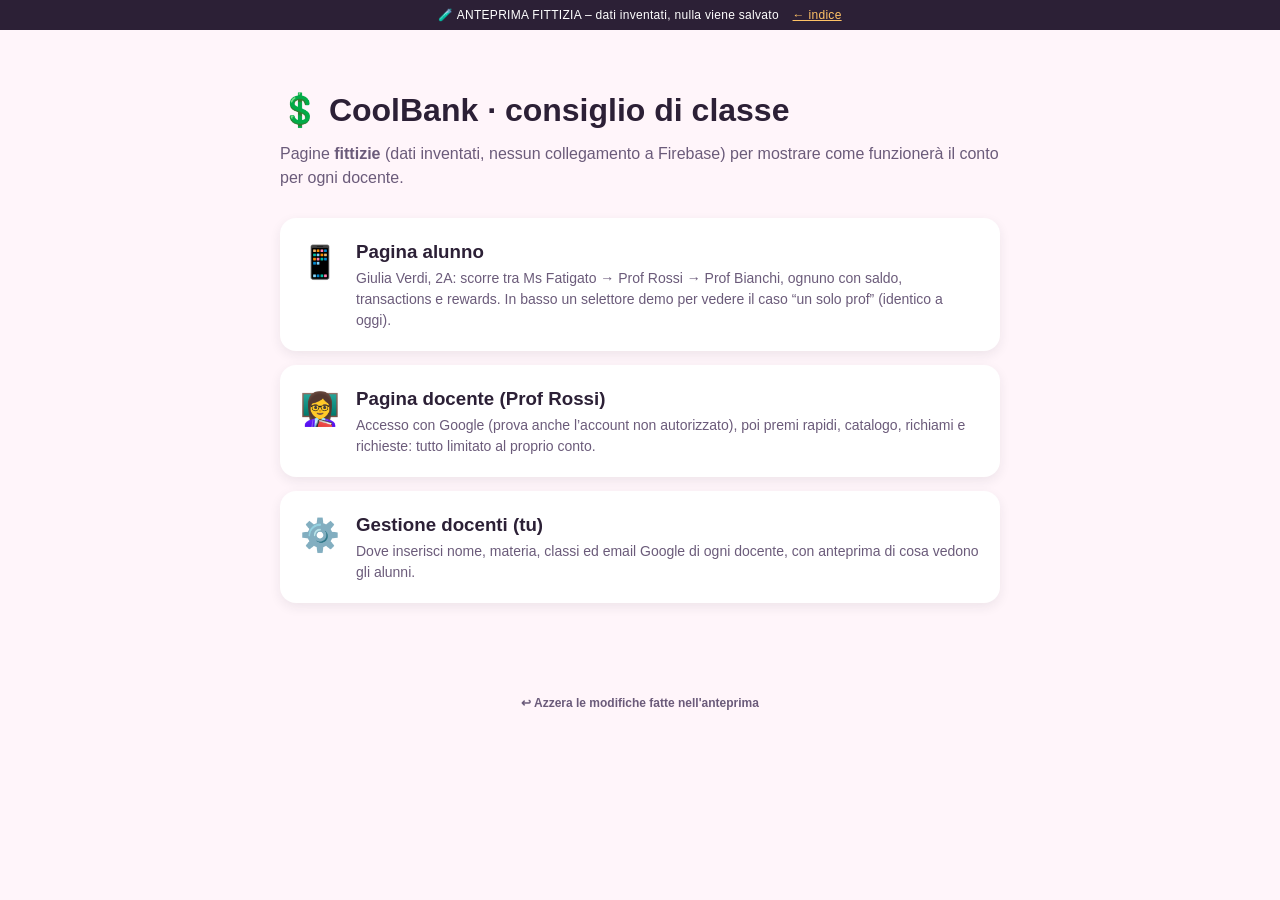
<file: mockups/index.html>
<!DOCTYPE html>
<html lang="it">
<head>
  <meta charset="UTF-8">
  <meta name="viewport" content="width=device-width, initial-scale=1.0">
  <title>Anteprime multi-docente | 💲Cool Bank</title>
  <link rel="icon" type="image/png" href="../icons/bank.png">
  <link rel="stylesheet" href="../css/variables.css">
  <link rel="stylesheet" href="../css/style.css">
  <link rel="stylesheet" href="mock.css">
</head>
<body style="background:var(--background)">
  <div class="hub">
    <h1>💲 CoolBank · consiglio di classe</h1>
    <p class="lead">Pagine <b>fittizie</b> (dati inventati, nessun collegamento a Firebase) per mostrare come funzionerà il conto per ogni docente.</p>
    <div class="hub-grid">
      <a class="hub-card" href="student.html"><span class="ic">📱</span><div><h3>Pagina alunno</h3><p>Giulia Verdi, 2A: scorre tra Ms Fatigato → Prof Rossi → Prof Bianchi, ognuno con saldo, transactions e rewards. In basso un selettore demo per vedere il caso “un solo prof” (identico a oggi).</p></div></a>
      <a class="hub-card" href="teacher.html"><span class="ic">👩‍🏫</span><div><h3>Pagina docente (Prof Rossi)</h3><p>Accesso con Google (prova anche l’account non autorizzato), poi premi rapidi, catalogo, richiami e richieste: tutto limitato al proprio conto.</p></div></a>
      <a class="hub-card" href="admin.html"><span class="ic">⚙️</span><div><h3>Gestione docenti (tu)</h3><p>Dove inserisci nome, materia, classi ed email Google di ogni docente, con anteprima di cosa vedono gli alunni.</p></div></a>
    </div>
  </div>
  <p style="text-align:center;margin-top:28px"><button class="btn btn-ghost btn-sm" onclick="resetMock()">↩︎ Azzera le modifiche fatte nell'anteprima</button></p>
  <script src="mock-data.js"></script>
  <script>mockRibbon('');</script>
</body>
</html>
</file>
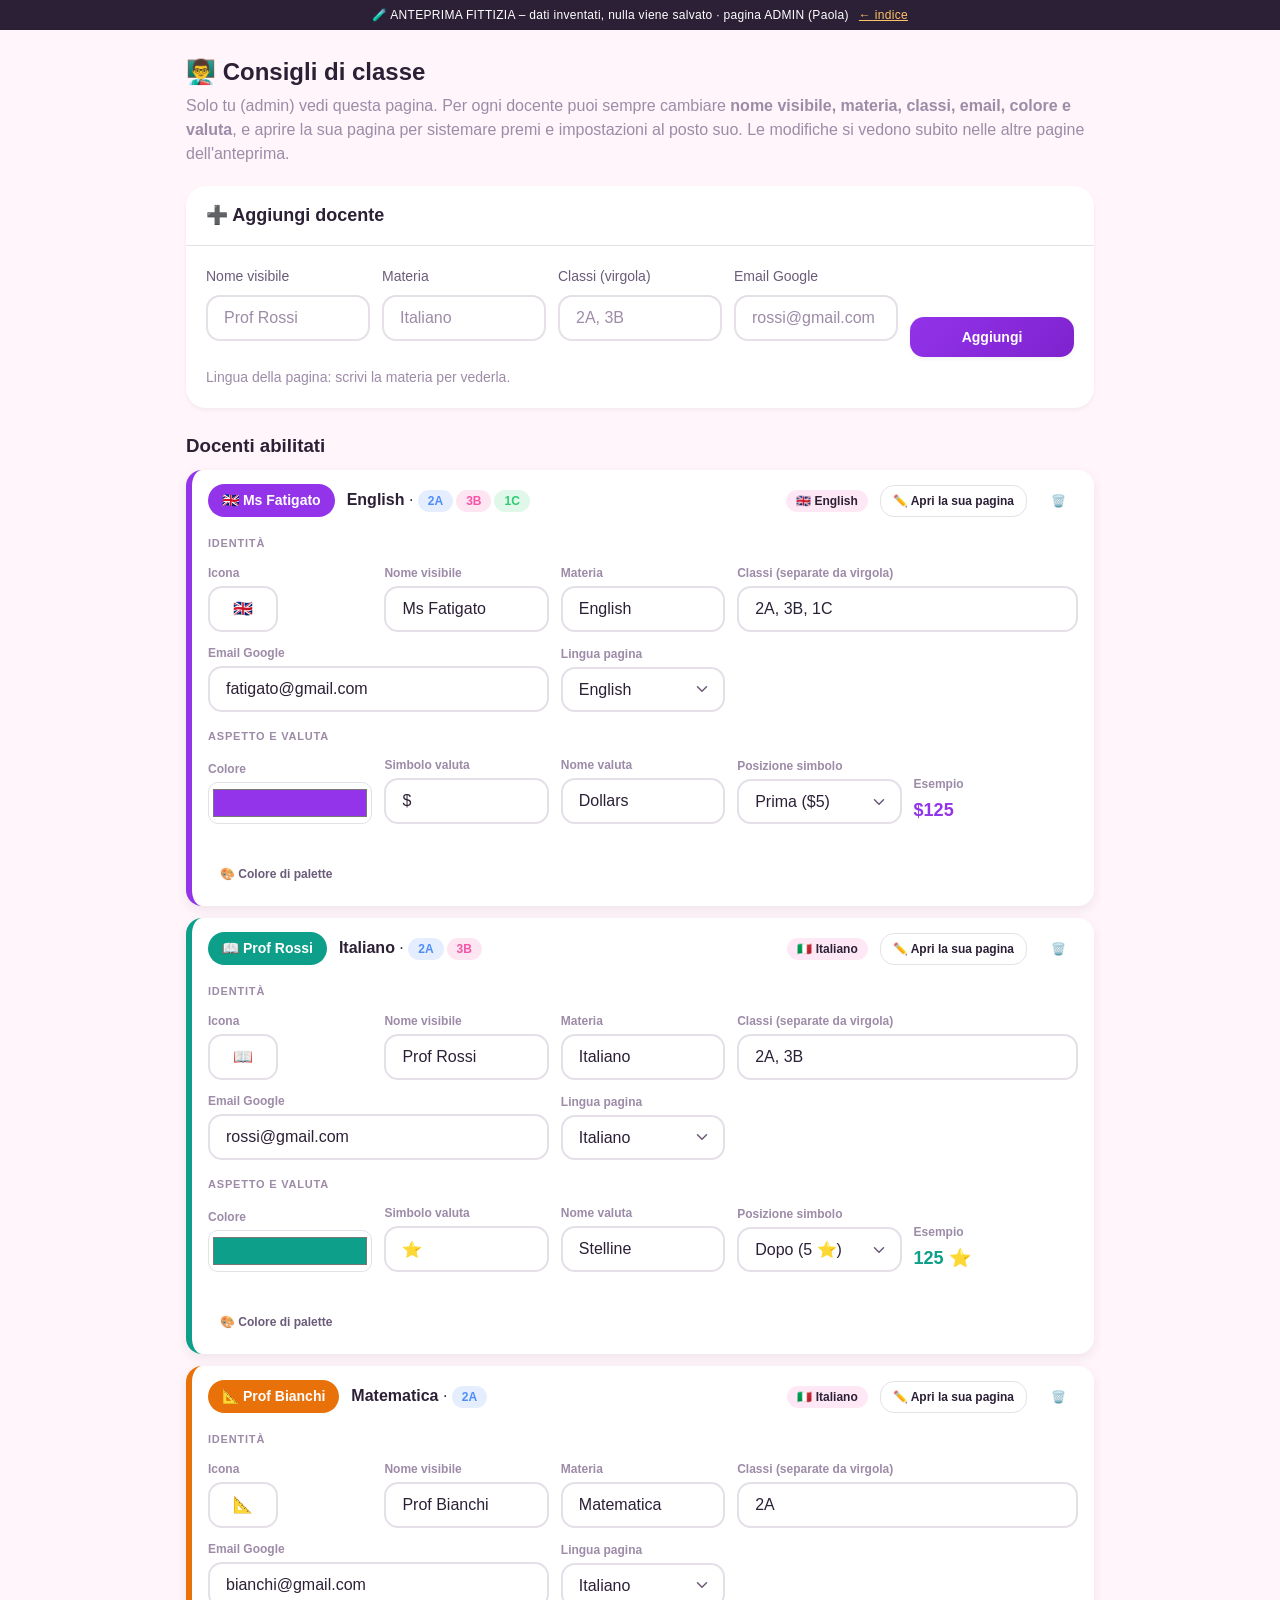
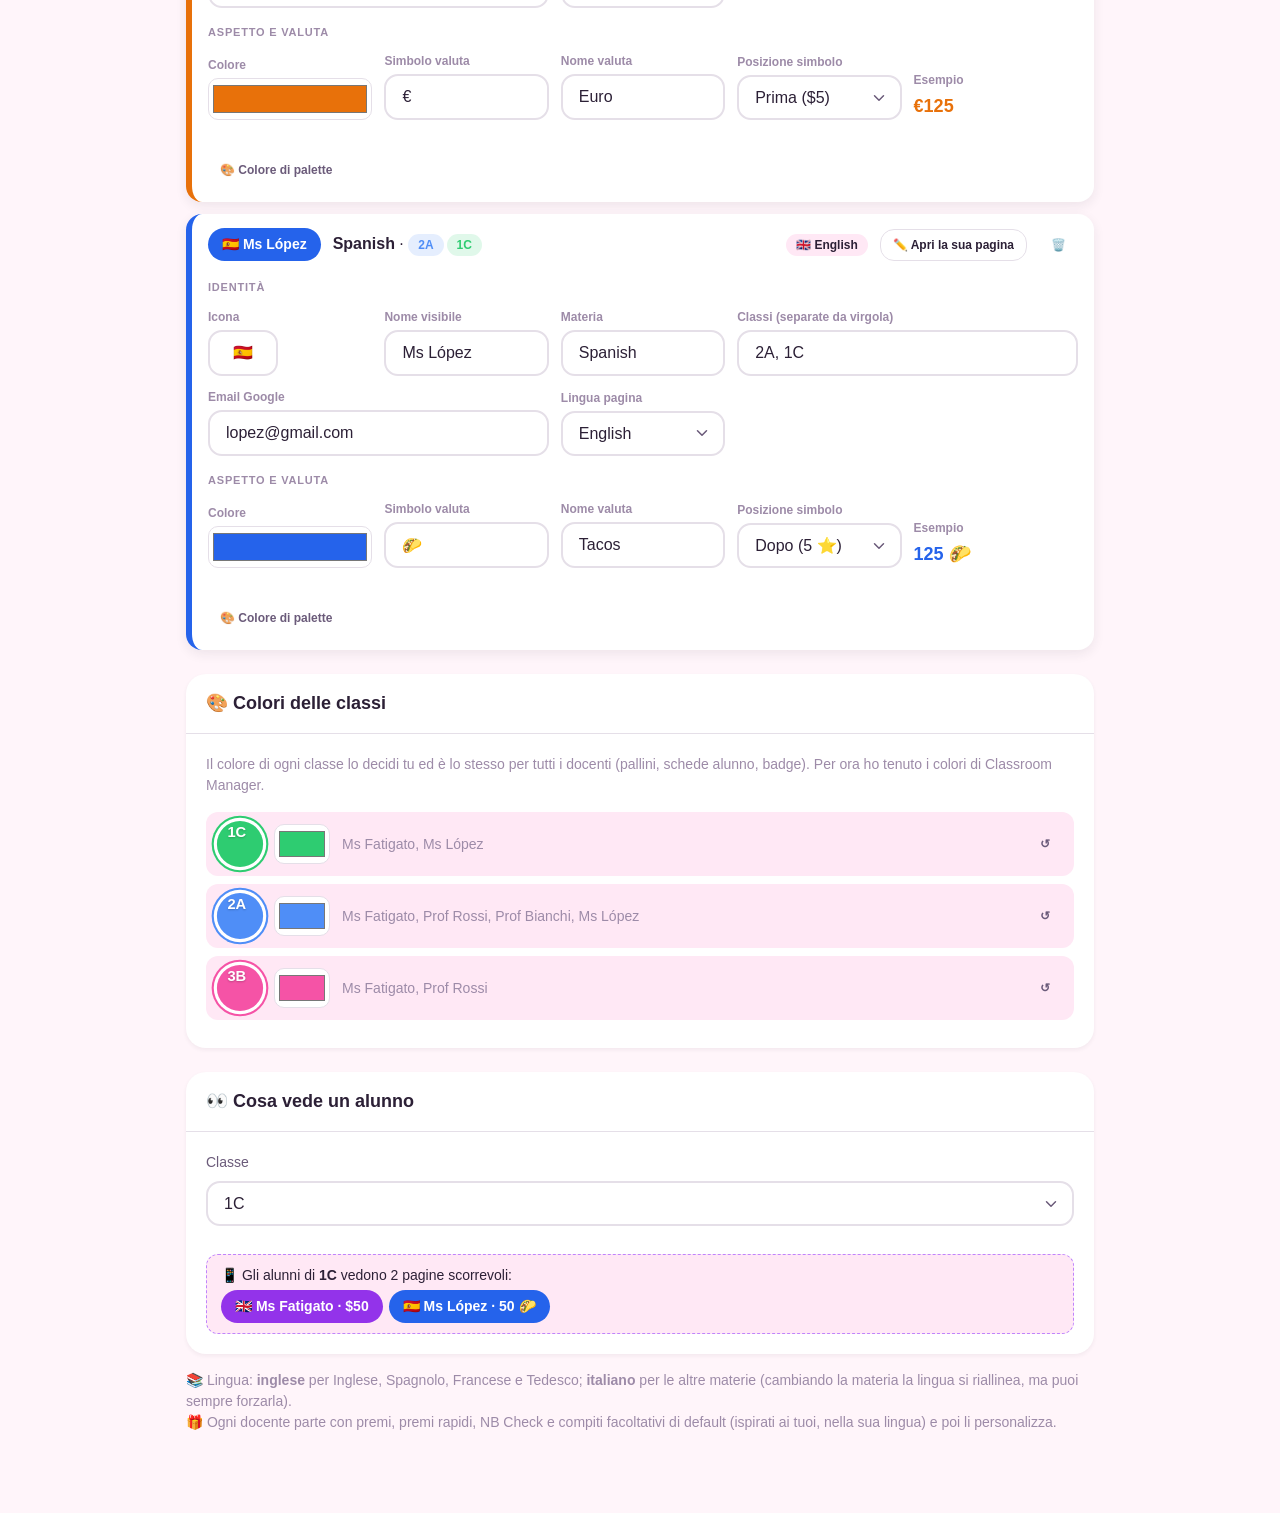
<file: mockups/admin.html>
<!DOCTYPE html>
<html lang="it">
<head>
  <meta charset="UTF-8">
  <meta name="viewport" content="width=device-width, initial-scale=1.0">
  <title>Gestione docenti | 💲Cool Bank (anteprima)</title>
  <link rel="icon" type="image/png" href="../icons/bank.png">
  <link rel="stylesheet" href="../css/variables.css">
  <link rel="stylesheet" href="../css/style.css">
  <link rel="stylesheet" href="mock.css">
  <style>
    .t-card { background:#fff; border-radius:16px; box-shadow:var(--shadow-md); margin-bottom:12px; overflow:hidden; border-left:6px solid var(--c, #999); }
    .t-head { display:flex; align-items:center; gap:12px; padding:14px 16px; flex-wrap:wrap; }
    .t-head .grow { flex:1; min-width:180px; }
    .t-body { display:grid; grid-template-columns:repeat(auto-fit,minmax(150px,1fr)); gap:12px; padding:0 16px 16px; align-items:end; }
    .t-body label { font-size:12px; color:var(--text-muted); font-weight:600; display:block; margin-bottom:4px; }
    .t-body .wide { grid-column: span 2; }
    @media (max-width:520px) { .t-body .wide { grid-column: span 1; } }
    input[type=color] { width:100%; height:42px; padding:2px; border:1px solid var(--border); border-radius:10px; background:#fff; cursor:pointer; }
    .lang-pill { font-size:12px; font-weight:700; padding:2px 10px; border-radius:99px; background:var(--background-alt); }
    .sample { display:inline-flex; gap:8px; align-items:center; color:#fff; border-radius:999px; padding:6px 14px; font-weight:600; font-size:14px; }
    .sec { font-size:11px; letter-spacing:.8px; text-transform:uppercase; color:var(--text-muted); font-weight:700; grid-column:1/-1; margin-top:4px; }
  </style>
</head>
<body style="background:var(--background)">
  <div style="max-width:940px;margin:0 auto;padding:24px 16px 80px">
    <h1 class="page-title" style="margin-bottom:4px">👨‍🏫 Consigli di classe</h1>
    <p class="text-muted" style="margin-bottom:20px">Solo tu (admin) vedi questa pagina. Per ogni docente puoi sempre cambiare <b>nome visibile, materia, classi, email, colore e valuta</b>, e aprire la sua pagina per sistemare premi e impostazioni al posto suo. Le modifiche si vedono subito nelle altre pagine dell'anteprima.</p>

    <div class="card mb-6">
      <div class="card-header"><h3 class="card-title">➕ Aggiungi docente</h3></div>
      <div class="card-body">
        <div class="form-row">
          <div class="input-group"><label class="input-label">Nome visibile</label><input id="fName" class="input" placeholder="Prof Rossi"></div>
          <div class="input-group"><label class="input-label">Materia</label><input id="fSubj" class="input" placeholder="Italiano" list="subjList"></div>
          <div class="input-group"><label class="input-label">Classi (virgola)</label><input id="fCls" class="input" placeholder="2A, 3B"></div>
          <div class="input-group"><label class="input-label">Email Google</label><input id="fMail" class="input" placeholder="rossi@gmail.com"></div>
          <button class="btn btn-primary" id="addBtn">Aggiungi</button>
        </div>
        <p id="autoNote" class="text-muted" style="font-size:var(--text-sm);margin-top:10px">Lingua della pagina: scrivi la materia per vederla.</p>
        <datalist id="subjList"><option>Italiano</option><option>Matematica</option><option>Storia</option><option>Scienze</option><option>Inglese</option><option>Spagnolo</option><option>Francese</option><option>Tedesco</option></datalist>
      </div>
    </div>

    <h3 style="margin:24px 0 10px">Docenti abilitati</h3>
    <div id="list"></div>

    <div class="card" style="margin-top:24px">
      <div class="card-header"><h3 class="card-title">🎨 Colori delle classi</h3></div>
      <div class="card-body">
        <p class="text-muted mb-4" style="font-size:var(--text-sm)">Il colore di ogni classe lo decidi tu ed è lo stesso per tutti i docenti (pallini, schede alunno, badge). Per ora ho tenuto i colori di Classroom Manager.</p>
        <div id="classColors"></div>
      </div>
    </div>

    <div class="card" style="margin-top:24px">
      <div class="card-header"><h3 class="card-title">👀 Cosa vede un alunno</h3></div>
      <div class="card-body">
        <div class="form-row" style="margin-bottom:12px">
          <div class="input-group"><label class="input-label">Classe</label><select id="pv" class="input"></select></div>
        </div>
        <div id="preview" class="owner-banner" style="margin:0;display:block"></div>
      </div>
    </div>
    <p class="text-muted" style="font-size:var(--text-sm);margin-top:16px">
      📚 Lingua: <b>inglese</b> per Inglese, Spagnolo, Francese e Tedesco; <b>italiano</b> per le altre materie (cambiando la materia la lingua si riallinea, ma puoi sempre forzarla).<br>
      🎁 Ogni docente parte con premi, premi rapidi, NB Check e compiti facoltativi di default (ispirati ai tuoi, nella sua lingua) e poi li personalizza.
    </p>
  </div>

  <script src="mock-data.js"></script>
  <script>
    mockRibbon('· pagina ADMIN (Paola)');
    const T = () => MOCK.teachers;
    const langName = l => l === 'it' ? '🇮🇹 Italiano' : '🇬🇧 English';
    const parseClasses = s => s.split(',').map(x => x.trim().toUpperCase()).filter(Boolean);

    function draw() {
      document.getElementById('list').innerHTML = T().map((t, i) => `
        <div class="t-card" style="--c:${t.color}">
          <div class="t-head">
            <span class="sample" style="background:${t.color}">${esc(t.emoji)} ${esc(t.name)}</span>
            <div class="grow"><b>${esc(t.subject)}</b> · ${t.classes.map(c => `<span class="tag" style="background:${classColor(c)}26;color:${classColor(c)}">${esc(c)}</span>`).join('') || '<small class="text-muted">nessuna classe</small>'}</div>
            <span class="lang-pill">${langName(t.lang)}</span>
            <a class="btn btn-secondary btn-sm" href="teacher.html?as=${encodeURIComponent(t.id)}" title="Apri la pagina di questo docente per modificarla">✏️ Apri la sua pagina</a>
            <button class="btn btn-ghost btn-sm" data-d="${i}" title="Rimuovi">🗑️</button>
          </div>
          <div class="t-body">
            <div class="sec">Identità</div>
            <div style="max-width:70px"><label>Icona</label><input class="input" style="text-align:center" value="${esc(t.emoji)}" data-i="${i}" data-f="emoji" maxlength="4"></div>
            <div><label>Nome visibile</label><input class="input" value="${esc(t.name)}" data-i="${i}" data-f="name"></div>
            <div><label>Materia</label><input class="input" value="${esc(t.subject)}" data-i="${i}" data-f="subject" list="subjList"></div>
            <div class="wide"><label>Classi (separate da virgola)</label><input class="input" value="${esc(t.classes.join(', '))}" data-i="${i}" data-f="classes"></div>
            <div class="wide"><label>Email Google</label><input class="input" value="${esc(t.email)}" data-i="${i}" data-f="email"></div>
            <div><label>Lingua pagina</label>
              <select class="input" data-i="${i}" data-f="lang"><option value="en" ${t.lang === 'en' ? 'selected' : ''}>English</option><option value="it" ${t.lang === 'it' ? 'selected' : ''}>Italiano</option></select></div>

            <div class="sec">Aspetto e valuta</div>
            <div><label>Colore</label><input type="color" value="${t.color}" data-i="${i}" data-f="color"></div>
            <div><label>Simbolo valuta</label><input class="input" value="${esc(t.currency.symbol)}" data-i="${i}" data-f="symbol" maxlength="4"></div>
            <div><label>Nome valuta</label><input class="input" value="${esc(t.currency.name)}" data-i="${i}" data-f="cname"></div>
            <div><label>Posizione simbolo</label>
              <select class="input" data-i="${i}" data-f="pos"><option value="before" ${t.currency.pos === 'before' ? 'selected' : ''}>Prima ($5)</option><option value="after" ${t.currency.pos === 'after' ? 'selected' : ''}>Dopo (5 ⭐)</option></select></div>
            <div><label>Esempio</label><div style="font-weight:700;font-size:18px;color:${t.color}">${esc(fmtMoney(t.currency, 125))}</div></div>
            <div><label>&nbsp;</label><button class="btn btn-ghost btn-sm" data-pal="${i}" title="Rimetti il colore della palette">🎨 Colore di palette</button></div>
          </div>
        </div>`).join('');

      document.querySelectorAll('[data-d]').forEach(b => b.onclick = () => {
        if (!confirm('Rimuovere questo docente?')) return;
        T().splice(+b.dataset.d, 1); saveMock(); draw();
      });
      document.querySelectorAll('[data-pal]').forEach(b => b.onclick = () => {
        T()[+b.dataset.pal].color = PALETTE[+b.dataset.pal % PALETTE.length]; saveMock(); draw();
      });
      document.querySelectorAll('[data-f]').forEach(el => el.onchange = () => {
        const t = T()[+el.dataset.i], f = el.dataset.f, v = el.value;
        if (f === 'color') t.color = v;
        else if (f === 'emoji') t.emoji = v || '📘';
        else if (f === 'name') t.name = v.trim() || t.name;
        else if (f === 'subject') {
          t.subject = v.trim() || t.subject;
          const l = langForSubject(t.subject);
          if (l !== t.lang) { t.lang = l; mockToast('Lingua riallineata alla materia: ' + langName(l) + ' (modificabile)'); }
        }
        else if (f === 'classes') t.classes = parseClasses(v);
        else if (f === 'email') t.email = v.trim();
        else if (f === 'symbol') t.currency.symbol = v || '$';
        else if (f === 'cname') t.currency.name = v;
        else if (f === 'pos') t.currency.pos = v;
        else if (f === 'lang') {
          t.lang = v;
          if (confirm('Vuoi anche ricaricare i premi di default nella nuova lingua? (sostituisce quelli attuali)')) {
            const d = buildDefaults(v, t.songLang); Object.assign(t, { rewards: d.rewards, quick: d.quick, nb: d.nb, hw: d.hw });
          }
        }
        saveMock(); draw();
      });

      const all = [...new Set(T().flatMap(t => t.classes))].sort();
      const sel = document.getElementById('pv'), keep = sel.value;
      sel.innerHTML = all.map(c => `<option>${esc(c)}</option>`).join(''); if (all.includes(keep)) sel.value = keep;
      preview();
      drawClassColors();
    }

    function drawClassColors() {
      document.getElementById('classColors').innerHTML = allClasses().map(c => `
        <div class="cls-edit"><span class="cdot on" style="--cc:${classColor(c)}">${esc(c)}</span>
          <input type="color" value="${classColor(c)}" data-cc="${esc(c)}">
          <span style="flex:1;font-size:var(--text-sm);color:var(--text-muted)">${T().filter(t => t.classes.includes(c)).map(t => esc(t.name)).join(', ') || '—'}</span>
          <button class="btn btn-ghost btn-sm" data-ccreset="${esc(c)}" title="Colore di default">↺</button></div>`).join('');
      document.querySelectorAll('[data-cc]').forEach(i => i.onchange = () => { MOCK.classColors[i.dataset.cc] = i.value; saveMock(); draw(); });
      document.querySelectorAll('[data-ccreset]').forEach(b => b.onclick = () => { delete MOCK.classColors[b.dataset.ccreset]; saveMock(); draw(); });
    }

    function preview() {
      const c = document.getElementById('pv').value;
      const ts = T().filter(t => t.classes.includes(c));
      document.getElementById('preview').innerHTML = ts.length > 1
        ? `📱 Gli alunni di <b>${esc(c)}</b> vedono ${ts.length} pagine scorrevoli:<br>` + ts.map(t => `<span class="sample" style="background:${t.color};margin:4px 6px 0 0">${esc(t.emoji)} ${esc(t.name)} · ${esc(fmtMoney(t.currency, 50))}</span>`).join('')
        : `📱 Gli alunni di <b>${esc(c)}</b> hanno un solo prof (${ts[0] ? esc(ts[0].name) : '—'}): vedono il sito <b>identico a oggi</b>, senza schede.`;
    }
    document.getElementById('pv').onchange = preview;

    document.getElementById('fSubj').oninput = e => {
      const l = langForSubject(e.target.value);
      document.getElementById('autoNote').innerHTML = e.target.value.trim()
        ? `Lingua della pagina proposta: <b>${langName(l)}</b> (modificabile dopo).`
        : 'Lingua della pagina: scrivi la materia per vederla.';
    };

    document.getElementById('addBtn').onclick = () => {
      const v = id => document.getElementById(id).value.trim();
      if (!v('fName') || !v('fMail')) return mockToast('Nome ed email sono obbligatori');
      const lang = langForSubject(v('fSubj'));
      const d = buildDefaults(lang, null);
      T().push({
        id: 'new' + Date.now(), name: v('fName'), subject: v('fSubj') || '—', emoji: '📘', email: v('fMail'), lang,
        color: PALETTE[T().length % PALETTE.length], currency: { symbol: '⭐', name: lang === 'it' ? 'Stelline' : 'Stars', pos: 'after' }, songLang: null,
        classes: parseClasses(v('fCls')), balance: 0, pending: 0, tx: [], rewards: d.rewards, quick: d.quick, nb: d.nb, hw: d.hw, recurring: []
      });
      ['fName', 'fSubj', 'fCls', 'fMail'].forEach(id => document.getElementById(id).value = '');
      mockToast(`✅ Docente aggiunto: pagina in ${langName(lang)}, colore di palette, premi / NB Check / compiti di default`);
      saveMock(); draw();
    };
    draw();
  </script>
</body>
</html>
</file>
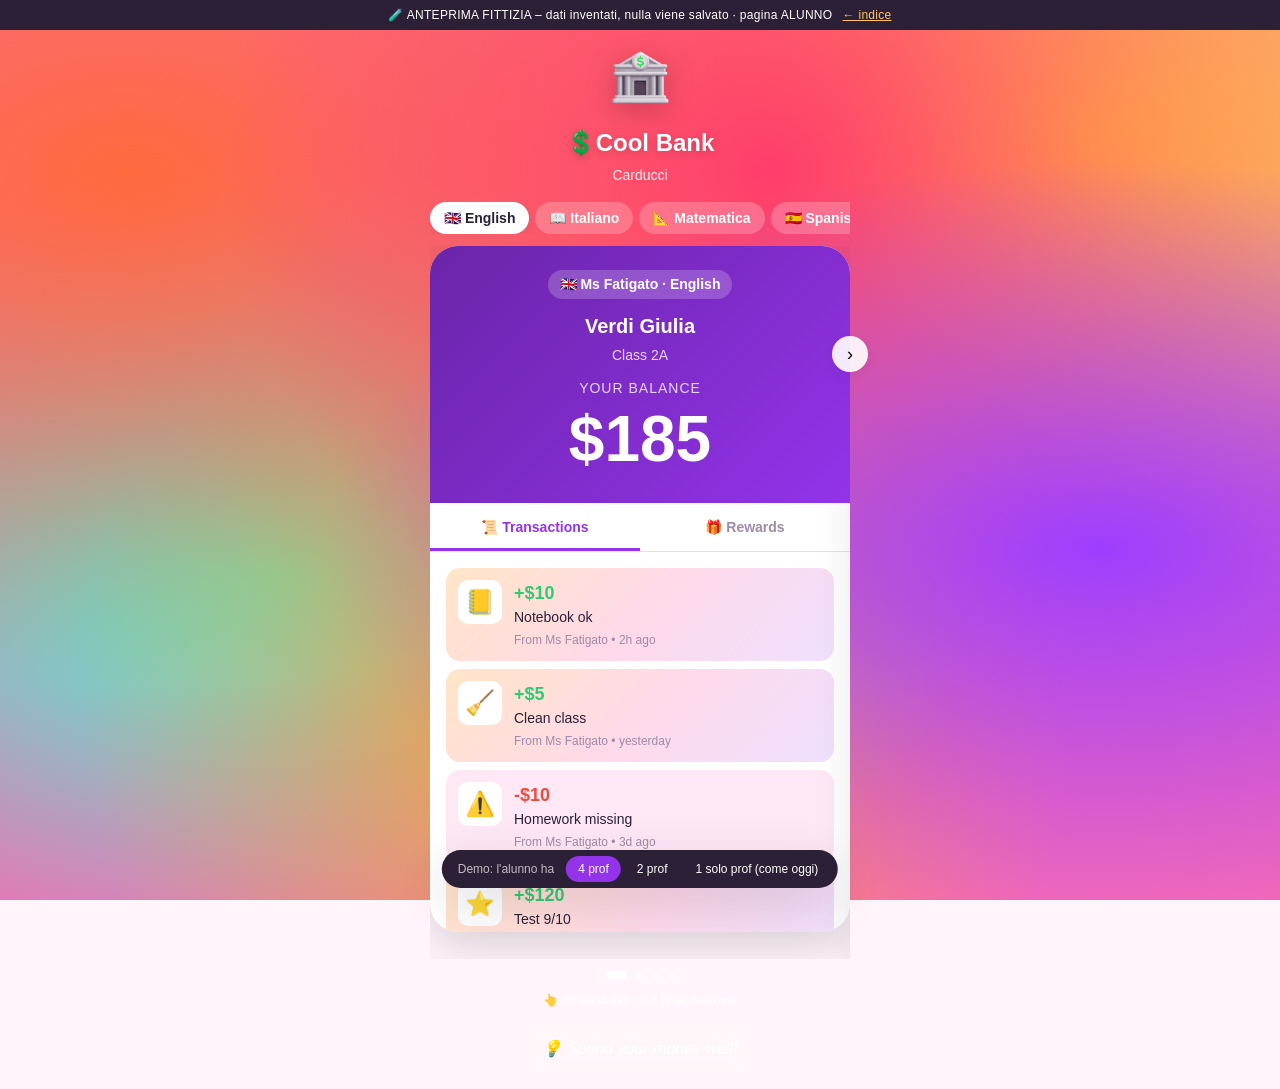
<file: mockups/student.html>
<!DOCTYPE html>
<html lang="it">
<head>
  <meta charset="UTF-8">
  <meta name="viewport" content="width=device-width, initial-scale=1.0">
  <title>My Balance | 💲CoolBank (anteprima)</title>
  <link rel="icon" type="image/png" href="../icons/bank.png">
  <link rel="stylesheet" href="../css/variables.css">
  <link rel="stylesheet" href="../css/style.css">
  <link rel="stylesheet" href="mock.css">
</head>
<body>
  <div class="student-page">
    <header class="student-header">
      <img class="logo" src="../icons/bank.png" alt="">
      <h1>💲Cool Bank</h1>
      <p class="school-name" id="schoolName"></p>
    </header>

    <!-- Compare solo se l'alunno ha più di un prof -->
    <nav id="subjectNav" class="subject-nav hidden"></nav>

    <div class="deck">
      <button id="prevBtn" class="deck-arrow prev" aria-label="Previous">‹</button>
      <button id="nextBtn" class="deck-arrow next" aria-label="Next">›</button>
      <div id="track" class="deck-track"></div>
      <div id="dots" class="deck-dots hidden"></div>
      <p id="hint" class="deck-hint hidden"></p>
    </div>

    <div class="motivation-quote">💡 Spend your money well!</div>
  </div>

  <!-- Sola anteprima: simula quanti prof ha l'alunno -->
  <div class="demo-bar">
    <span>Demo: l'alunno ha</span>
    <button data-n="4" class="on">4 prof</button>
    <button data-n="2">2 prof</button>
    <button data-n="1">1 solo prof (come oggi)</button>
  </div>

  <script src="mock-data.js"></script>
  <script>
    mockRibbon('· pagina ALUNNO');
    // Anteprima 👁️ da un docente: ?name=Cognome Nome&class=2A  →  la pagina che si apre all'alunno
    const qp = new URLSearchParams(location.search);
    const previewing = qp.has('name');
    if (previewing) {
      MOCK.student = { name: qp.get('name'), className: qp.get('class') || MOCK.student.className };
      document.querySelector('.demo-bar').remove();
      const bar = document.createElement('div');
      bar.style.cssText = 'background:#2C2036;color:#fff;border-radius:12px;padding:10px 14px;font-size:13px;margin-bottom:12px;max-width:420px;width:100%;text-align:center';
      bar.innerHTML = '👁️ Stai vedendo la pagina di <b>' + esc(MOCK.student.name) + '</b> (' + esc(MOCK.student.className) + ') <u>come la vede l\'alunno</u>';
      document.querySelector('.student-header').after(bar);
    }
    document.getElementById('schoolName').textContent = MOCK.school;

    // Ogni scheda parla la lingua del suo docente
    const STR = {
      en: { balance: 'Your balance', cls: 'Class', tx: '📜 Transactions', rw: '🎁 Rewards', from: 'From', req: 'Request', no: 'Not enough',
            pend: (p, a) => `⏳ ${p} pending approval • ${a} available`, sent: n => `✅ Request sent to ${n}!`, hint: '👆 Swipe to see your other teachers' },
      it: { balance: 'Il tuo saldo', cls: 'Classe', tx: '📜 Transazioni', rw: '🎁 Premi', from: 'Da', req: 'Richiedi', no: 'Non basta',
            pend: (p, a) => `⏳ ${p} in attesa di approvazione • ${a} disponibili`, sent: n => `✅ Richiesta inviata a ${n}!`, hint: '👆 Scorri per vedere gli altri prof' }
    };
    const track = document.getElementById('track');
    let teachers = [];

    function sendRequest(ti) {
      const t = teachers[ti];
      mockToast(STR[t.lang].sent(t.name));
    }

    function slideHTML(t, i) {
      const S = STR[t.lang], k = L(t.lang), cur = t.currency;
      const avail = t.balance - t.pending;
      const txs = t.tx.map(x => `
        <div class="transaction-item ${x.amount >= 0 ? 'reward-earned' : ''}">
          <div class="transaction-icon">${x.icon}</div>
          <div class="transaction-info">
            <div class="transaction-amount ${x.amount < 0 ? 'negative' : ''}">${fmtSigned(cur, x.amount)}</div>
            <div class="transaction-reason">${esc(x.r[k])}</div>
            <div class="transaction-meta">${S.from} ${esc(t.name)} • ${x.w[k]}</div>
          </div>
        </div>`).join('');
      const rws = [...t.rewards].sort((a, b) => a.cost - b.cost).map(r => {
        const ok = avail >= r.cost;
        return `
        <div class="reward-item ${ok ? 'affordable' : 'unavailable'}">
          <div class="reward-icon">${r.icon}</div>
          <div class="reward-info">
            <div class="reward-name">${esc(r.name)}</div>
            <div class="reward-description">${esc(r.description)}</div>
            <button class="request-btn" style="${ok ? 'background:' + t.color : ''}" ${ok ? `onclick="sendRequest(${i})"` : ''}>${ok ? S.req : S.no}</button>
          </div>
          <div class="reward-cost">${fmtMoney(cur, r.cost)}</div>
        </div>`;
      }).join('');

      return `
      <section class="deck-slide" data-i="${i}">
        <div class="student-main-card" style="--tab-col:${t.color}">
          <div class="balance-section" style="--tone-b:${t.color};--tone-a:color-mix(in srgb, ${t.color} 72%, black)">
            ${teachers.length > 1 ? `<div class="teacher-chip">${t.emoji} ${esc(t.name)} · ${esc(t.subject)}</div>` : ''}
            <h2 class="student-name">${MOCK.student.name}</h2>
            <p class="student-class">${S.cls} ${MOCK.student.className}</p>
            <p class="balance-label">${S.balance}</p>
            <div class="balance-amount ${t.balance < 0 ? 'negative' : ''}">${fmtMoney(cur, t.balance)}</div>
            ${t.pending ? `<div class="pending-note">${S.pend(fmtMoney(cur, t.pending), fmtMoney(cur, avail))}</div>` : ''}
          </div>
          <div class="student-tabs">
            <button class="student-tab active" data-tab="tx">${S.tx}</button>
            <button class="student-tab" data-tab="rw">${S.rw}</button>
          </div>
          <div class="tab-content active" data-pane="tx">${txs}</div>
          <div class="tab-content" data-pane="rw">${rws}</div>
        </div>
      </section>`;
    }

    function render(n) {
      teachers = MOCK.teachers.filter(t => t.classes.includes(MOCK.student.className)).slice(0, n);
      track.innerHTML = teachers.map(slideHTML).join('');
      track.scrollTo({ left: 0, behavior: 'auto' });

      track.querySelectorAll('.deck-slide').forEach(slide => {
        slide.querySelectorAll('.student-tab').forEach(btn => btn.onclick = () => {
          slide.querySelectorAll('.student-tab').forEach(b => b.classList.toggle('active', b === btn));
          slide.querySelectorAll('.tab-content').forEach(p => p.classList.toggle('active', p.dataset.pane === btn.dataset.tab));
        });
      });

      const multi = n > 1;
      const nav = document.getElementById('subjectNav');
      nav.classList.toggle('hidden', !multi);
      document.getElementById('dots').classList.toggle('hidden', !multi);
      const hint = document.getElementById('hint');
      hint.classList.toggle('hidden', !multi);
      hint.textContent = STR[teachers[0].lang].hint;
      nav.innerHTML = teachers.map((t, i) => `<button class="subject-pill" data-i="${i}">${t.emoji} ${esc(t.subject)}</button>`).join('');
      nav.querySelectorAll('button').forEach(b => b.onclick = () => go(+b.dataset.i));
      document.getElementById('dots').innerHTML = teachers.map(() => '<span class="deck-dot"></span>').join('');
      sync();
    }

    function current() { return Math.round(track.scrollLeft / (track.clientWidth + 12)); }
    function go(i) { track.scrollTo({ left: i * (track.clientWidth + 12), behavior: 'smooth' }); }
    function sync() {
      const i = Math.min(current(), teachers.length - 1);
      document.querySelectorAll('.subject-pill').forEach((p, k) => p.classList.toggle('active', k === i));
      document.querySelectorAll('.deck-dot').forEach((d, k) => d.classList.toggle('active', k === i));
      document.getElementById('prevBtn').disabled = i <= 0;
      document.getElementById('nextBtn').disabled = i >= teachers.length - 1 || teachers.length < 2;
    }
    track.addEventListener('scroll', () => requestAnimationFrame(sync));
    document.getElementById('prevBtn').onclick = () => go(current() - 1);
    document.getElementById('nextBtn').onclick = () => go(current() + 1);
    window.addEventListener('resize', sync);

    document.querySelectorAll('.demo-bar button').forEach(b => b.onclick = () => {
      document.querySelectorAll('.demo-bar button').forEach(x => x.classList.toggle('on', x === b));
      render(+b.dataset.n);
    });

    const total = MOCK.teachers.filter(t => t.classes.includes(MOCK.student.className)).length;
    const first = document.querySelector(".demo-bar button[data-n]");
    if (first) { first.dataset.n = total; first.textContent = total + " prof"; }
    render(total);
  </script>
</body>
</html>
</file>
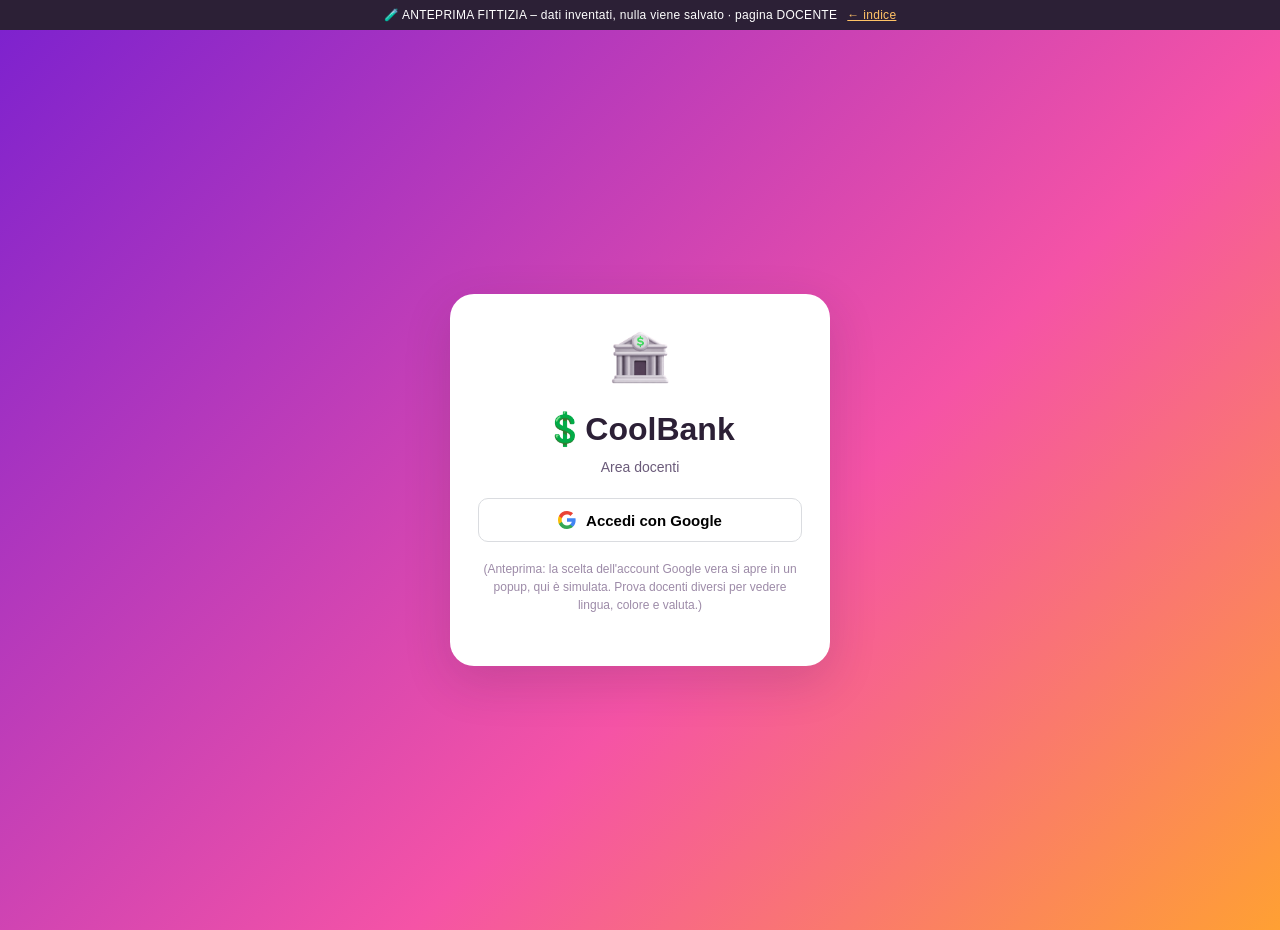
<file: mockups/teacher.html>
<!DOCTYPE html>
<html lang="it">
<head>
  <meta charset="UTF-8">
  <meta name="viewport" content="width=device-width, initial-scale=1.0">
  <title>Pagina docente | 💲Cool Bank (anteprima)</title>
  <link rel="icon" type="image/png" href="../icons/bank.png">
  <link rel="stylesheet" href="../css/variables.css">
  <link rel="stylesheet" href="../css/style.css">
  <link rel="stylesheet" href="mock.css">
  <style>
    .admin-bar { background:#2C2036; color:#fff; border-radius:12px; padding:10px 14px; font-size:var(--text-sm); margin-bottom:var(--space-4); display:flex; gap:10px; align-items:center; flex-wrap:wrap; }
    .admin-bar a { color:var(--secondary-light); margin-left:auto; }
    .rec-bar { display:flex; flex-direction:column; gap:8px; margin-bottom:var(--space-4); }
    .rec-item { display:flex; align-items:center; gap:10px; padding:10px 14px; border-radius:12px; background:rgba(var(--primary-rgb), .1); border-left:4px solid var(--primary); font-size:var(--text-sm); flex-wrap:wrap; }
    .rec-item .grow { flex:1; min-width:160px; }
    .day-chip { border:1px solid var(--border); background:#fff; border-radius:999px; padding:6px 12px; cursor:pointer; font-size:var(--text-sm); }
    .day-chip.on { background:var(--primary); color:#fff; border-color:var(--primary); }
    .custom-row { display:flex; gap:var(--space-3); flex-wrap:wrap; }
    .nb-name small { color:var(--text-muted); font-weight:400; }
    .hw-extra { width:100%; display:flex; gap:8px; margin-top:6px; }
    .hw-row { flex-wrap:wrap; }
    .set-grid { display:grid; grid-template-columns:56px 1fr 90px 110px; gap:8px; align-items:center; margin-bottom:8px; }
    @media (max-width:560px) { .set-grid { grid-template-columns:48px 1fr 70px; } .set-grid .hide-sm { display:none; } }
  </style>
</head>
<body>

<!-- ============ 1) ACCESSO CON GOOGLE ============ -->
<div id="gate" class="gate">
  <div class="gate-card">
    <img src="../icons/bank.png" alt="" width="64">
    <h1>💲CoolBank</h1>
    <p>Area docenti</p>
    <button class="g-btn" id="googleBtn">
      <svg width="18" height="18" viewBox="0 0 18 18"><path fill="#4285F4" d="M17.64 9.2c0-.64-.06-1.25-.16-1.84H9v3.48h4.84a4.14 4.14 0 0 1-1.8 2.72v2.26h2.9c1.7-1.57 2.7-3.88 2.7-6.62z"/><path fill="#34A853" d="M9 18c2.43 0 4.47-.8 5.96-2.18l-2.9-2.26c-.8.54-1.84.86-3.06.86-2.35 0-4.34-1.59-5.05-3.72H.9v2.33A9 9 0 0 0 9 18z"/><path fill="#FBBC05" d="M3.95 10.7A5.4 5.4 0 0 1 3.67 9c0-.59.1-1.17.28-1.7V4.97H.9A9 9 0 0 0 0 9c0 1.45.35 2.83.9 4.03l3.05-2.33z"/><path fill="#EA4335" d="M9 3.58c1.32 0 2.51.46 3.44 1.35l2.58-2.58C13.46.89 11.43 0 9 0A9 9 0 0 0 .9 4.97l3.05 2.33C4.66 5.17 6.65 3.58 9 3.58z"/></svg>
      Accedi con Google
    </button>
    <div id="accounts" class="account-pick hidden"></div>
    <p id="denied" class="denied hidden">⛔ Questa email non è tra i docenti abilitati.<br>Chiedi alla prof. Fatigato di aggiungerti.</p>
    <p style="margin-top:18px;font-size:12px;color:var(--text-muted)">(Anteprima: la scelta dell'account Google vera si apre in un popup, qui è simulata. Prova docenti diversi per vedere lingua, colore e valuta.)</p>
  </div>
</div>

<!-- ============ 2) DASHBOARD DOCENTE ============ -->
<div id="app" class="app-container hidden">
  <aside class="sidebar">
    <div class="sidebar-header"><span class="sidebar-logo">🏦</span><span class="sidebar-brand">💲Cool Bank</span></div>
    <nav class="sidebar-nav" id="nav"></nav>
    <div class="sidebar-footer">
      <div class="user-menu" onclick="location.href='teacher.html'" title="Sign out">
        <div class="avatar" id="avatar"></div>
        <div class="user-info"><div class="user-name" id="uName"></div><div class="user-role" id="uRole"></div></div>
        <span style="font-size:1.2rem;">🚪</span>
      </div>
    </div>
  </aside>

  <main class="main-content">
    <header class="main-header">
      <div>
        <h1 id="pageTitle" class="page-title"></h1>
        <p class="text-muted" id="subTitle" style="font-size:var(--text-sm)"></p>
      </div>
    </header>
    <div class="main-body">
      <div id="adminBar" class="admin-bar hidden"></div>
      <div class="owner-banner" id="ownerBanner"></div>
      <div id="classSwitch" class="class-switch"></div>
      <div id="view"></div>
    </div>
  </main>
</div>

<!-- Finestra generica -->
<div id="mBackdrop" class="modal-backdrop" onclick="closeModal()"></div>
<div id="mModal" class="modal"></div>

<script src="mock-data.js"></script>
<script>
  mockRibbon('· pagina DOCENTE');

  // ---------- testi dell'interfaccia: [inglese, italiano] ----------
  const TXT = {
    give: ['Give Rewards', 'Assegna premi'], students: ['Students', 'Alunni'], catalog: ['Prices Catalog', 'Catalogo premi'],
    quick: ['Quick Rewards', 'Premi rapidi'], warnings: ['Warnings', 'Richiami'], requests: ['Requests', 'Richieste'], history: ['History', 'Storico'],
    settings: ['Settings', 'Impostazioni'], checkset: ['Check settings', 'Impostazioni check'], teachers: ['Teachers', 'Docenti'], secSys: ['System (admin)', 'Sistema (admin)'],
    viewAs: ['See the student\'s page', 'Vedi la pagina dell\'alunno'],
    searchOne: ['Search student', 'Cerca alunno'], topTitle: ['Top students', 'Classifica'], topSub: ['Ranking by balance', 'In base al saldo'], allStudents: ['All students (A–Z by surname)', 'Tutti gli alunni (A–Z per cognome)'],
    customCap: ['Custom Reward', 'Premio personalizzato'], findStud: ['Find students', 'Cerca alunni'], searchPh: ['Type a name or NFC tag', 'Scrivi un nome o un tag NFC'],
    allCls: ['All', 'Tutte'], selStud: ['Select Students', 'Seleziona alunni'], giveReward: ['⭐ Give Reward', '⭐ Assegna premio'], noMatch: ['No students found', 'Nessun alunno trovato'],
    // impostazioni scuola (solo admin)
    scSchool: ['⚙️ School settings', '⚙️ Impostazioni della scuola'], scName: ['School name', 'Nome della scuola'], scLb: ['Show leaderboard', 'Mostra la classifica'],
    scCurHint: ['Currency is set per teacher (Teachers page); this is only the default for new teachers.', 'La valuta si imposta per docente (pagina Docenti); questa è solo quella di partenza per i nuovi.'],
    scDefSym: ['Default currency symbol', 'Simbolo valuta di partenza'], scDefName: ['Default currency name', 'Nome valuta di partenza'],
    scClasses: ['🎨 Class colors', '🎨 Colori delle classi'], scClassesHint: ['The admin decides each class color. It is the same for every teacher and appears on the dots, student cards and badges.', 'Il colore di ogni classe lo decide l\'admin. È lo stesso per tutti i docenti e compare nei pallini, nelle schede alunno e nei badge.'],
    scLinks: ['🔗 Links', '🔗 Collegamenti'], scLinksTxt: ['Connect to Classroom Manager to import classes and students (read-only). Balances, NFC tags and history stay in CoolBank.', 'Collega Classroom Manager per importare classi e alunni (sola lettura). Saldi, NFC e storico restano in CoolBank.'],
    scConnect: ['🔗 Connected to Classroom Manager', '🔗 Collegato a Classroom Manager'], scSync: ['🔄 Import / sync classes and students', '🔄 Importa / sincronizza classi e alunni'],
    scTools: ['🧹 Maintenance', '🧹 Manutenzione'], scRecon: ['🔍 Compare names with Classroom Manager', '🔍 Confronta nomi con Classroom Manager'],
    scMissing: ['👀 Check missing / moved students', '👀 Verifica alunni scomparsi o spostati'], scDup: ['🔍 Find duplicate classes / students', '🔍 Cerca classi e alunni duplicati'],
    scDanger: ['⚠️ Danger zone', '⚠️ Zona pericolosa'], scDangerTxt: ['At the start of a new school year, reset every student balance (all teachers) to zero. A CSV snapshot downloads first.', 'A inizio anno azzera i saldi di tutti gli alunni (di tutti i docenti). Prima scarica un CSV di backup.'],
    scReset: ['🔄 Reset all balances (new school year)', '🔄 Azzera tutti i saldi (nuovo anno)'], scFake: ['(preview only — nothing happens here)', '(anteprima — qui non succede nulla)'],
    scTeachersCard: ['👨‍🏫 Teachers', '👨‍🏫 Docenti'], scTeachersTxt: ['Add colleagues, change their name, subject, classes, color and currency, or open their page.', 'Aggiungi colleghi, cambia nome, materia, classi, colore e valuta, o apri la loro pagina.'], scTeachersBtn: ['Manage teachers →', 'Gestisci i docenti →'],
    secOver: ['Overview', 'Panoramica'], secMine: ['My rewards', 'I miei premi'], secAct: ['Activity', 'Attività'],
    owner: ['🔒 You only see and edit <b>your own account</b> ({s}). Balances and rewards of your colleagues are separate.',
            '🔒 Qui vedi e modifichi <b>solo il tuo conto</b> ({s}). Saldi e premi dei colleghi sono separati.'],
    pickStud: ['Select students', 'Seleziona gli alunni'], selected: ['selected', 'selezionati'], selAll: ['✅ Select all', '✅ Seleziona tutti'],
    tip: ['Select students, then tap a quick reward: it is credited to your {c} account.', 'Seleziona gli alunni e tocca un premio rapido: viene accreditato sul tuo conto in {c}.'],
    needStud: ['Select at least one student first', 'Seleziona prima almeno un alunno'],
    given: ['given to', 'assegnato a'], pupils: ['student(s)', 'alunno/i'],
    customT: ['Custom reward', 'Premio personalizzato'], reason: ['Reason', 'Motivo'], giveBtn: ['⭐ Give reward', '⭐ Assegna'], needAmt: ['Enter an amount', 'Inserisci un importo'],
    nbBtn: ['📓 NB Check', '📓 Check quaderni'], hwBtn: ['📚 Optional HW', '📚 Compiti facoltativi'],
    redeemable: ['Redeemable rewards', 'Premi riscattabili'], quickTitle: ['Quick rewards', 'Premi rapidi'],
    add: ['+ Add', '+ Aggiungi'], defaults: ['📋 Load defaults', '📋 Carica default'], defDone: ['Defaults loaded — now edit them as you like', 'Default caricati — ora modificali come vuoi'],
    defAsk: ['Replace your current list with the defaults?', 'Sostituire la lista attuale con i default?'],
    editHint: ['Edit any field directly: changes apply to your students only.', 'Modifica i campi direttamente: valgono solo per i tuoi alunni.'],
    name: ['Name', 'Nome'], cost: ['Cost', 'Costo'], amount: ['Amount', 'Importo'], saved: ['Saved', 'Salvato'],
    newReward: ['New reward', 'Nuovo premio'],
    warnTitle: ['Warnings', 'Richiami'], addWarn: ['+ Warning', '+ Richiamo'], warnAdded: ['Warning added to', 'Richiamo aggiunto a'], last: ['Last', 'Ultimo'],
    warnNote: ['Warnings are per subject: yours do not mix with other teachers\'.', 'I richiami sono per materia: i tuoi non si mescolano con quelli degli altri docenti.'],
    noWarn: ['No warnings', 'Nessun richiamo'],
    reqTitle: ['Reward requests', 'Richieste di premi'], noReq: ['No pending requests', 'Nessuna richiesta in attesa'],
    approved: ['Approved', 'Approvata'], rejected: ['Rejected request from', 'Rifiutata la richiesta di'],
    histTitle: ['History', 'Storico'], balanceOf: ['Balance', 'Saldo'], redeemed: ['Redeemed', 'Riscattato'], justNow: ['just now', 'adesso'],
    // finestre
    cancel: ['Cancel', 'Annulla'], save: ['✅ Save', '✅ Salva'], saveSimple: ['Save', 'Salva'], chooseClass: ['Choose a class to start 👆', 'Scegli una classe per iniziare 👆'],
    selClass: ['Select a class', 'Scegli una classe'], checkedN: ['checked', 'controllati'], warnShort: ['warning', 'richiamo'],
    nbTitle: ['📒 Notebook Check', '📒 Check quaderni'], hwTitle: ['📚 Optional Homework', '📚 Compiti facoltativi'],
    allOk: ['📒 All ok', '📒 Tutti ok'], allFull: ['✅ All full', '✅ Tutti completi'], clear: ['🧽 Clear', '🧽 Azzera'],
    hwName: ['Homework', 'Compiti'], hwIcon: ['Icon', 'Icona'], hwPrice: ['Reward', 'Premio'],
    hwFull: ['Full', 'Completo'], hwHalf: ['Half', 'Metà'], hwOther: ['Other', 'Altro'], hwNo: ['No HW', 'No comp.'], comment: ['Comment', 'Commento'], enterAmt: ['Enter an amount for', 'Inserisci un importo per'],
    saved2: ['Saved', 'Salvato'], upgradeNote: ['(2× Pretty)', '(2× Bello)'],
    // premi ripetuti
    recTitle: ['Recurring rewards', 'Premi che si ripetono'],
    recHint: ['Schedule a quick reward for a class on specific weekdays. On those days you will be asked to confirm ✓ or skip ✗.', 'Programma un premio rapido per una classe in certi giorni della settimana. In quei giorni ti verrà chiesto di confermare ✓ o saltare ✗.'],
    recNone: ['No recurring rewards scheduled', 'Nessun premio ripetuto programmato'], recNew: ['🔁 Recurring reward', '🔁 Premio ripetuto'],
    recQuick: ['Quick reward *', 'Premio rapido *'], recClass: ['Class *', 'Classe *'], recWho: ['Who gets it', 'Chi lo riceve'], recWhole: ['Whole class', 'Tutta la classe'],
    recRepeat: ['Repeat on *', 'Ripeti il *'], recActive: ['Active', 'Attivo'], recDays: ['Select at least one day', 'Scegli almeno un giorno'], recNoQuick: ['Create a quick reward first', 'Crea prima un premio rapido'],
    recToday: ['for {c} ({w}) today?', 'per {c} ({w}) oggi?'], recGiven: ['Reward given!', 'Premio assegnato!'], recSkipped: ['Skipped for today', 'Saltato per oggi'],
    dayN: [['Mon', 'Tue', 'Wed', 'Thu', 'Fri', 'Sat', 'Sun'], ['Lun', 'Mar', 'Mer', 'Gio', 'Ven', 'Sab', 'Dom']],
    nStud: ['{n} student(s)', '{n} alunno/i'],
    // impostazioni
    setNb: ['📒 Notebook check — grades', '📒 Check quaderni — voti'], setNbHint: ['Same for everyone by default. Change names and amounts to fit your subject.', 'Uguale per tutti di default. Cambia nomi e importi per la tua materia.'],
    setHw: ['📚 Optional homework — defaults', '📚 Compiti facoltativi — default'], setReset: ['↩︎ Restore defaults', '↩︎ Ripristina i default'],
    resetAsk: ['Restore the default notebook-check and homework settings?', 'Ripristinare le impostazioni di default di check quaderni e compiti?'],
    warnType: ['warning', 'richiamo'],
    adminMode: ['👑 Admin mode: you are editing the page of', '👑 Modalità admin: stai modificando la pagina di'], backAdmin: ['← back to teachers', '← torna ai docenti']
  };
  let me = null, isAdmin = false;
  const tx = key => TXT[key][L(me.lang)];
  const dayName = d => TXT.dayN[L(me.lang)][d === 0 ? 6 : d - 1];   // d: 0 = domenica
  const money = n => fmtMoney(me.currency, n);

  // ---------- alunni fittizi per classe ----------
  const classStudents = {
    '2A': ['Verdi Giulia', 'Neri Marco', 'Conti Sara', 'Ferri Luca', 'Greco Anna', 'Riva Paolo'],
    '3B': ['Bruno Elena', 'Marino Davide', 'Gallo Chiara', 'Costa Matteo'],
    '1C': ['Rinaldi Sofia', 'Leone Tommaso', 'Fabbri Alice', 'Serra Nicolò']
  };
  // I nomi sono nel formato «Cognome Nome» (come nel sito vero): l'ordine alfabetico è quindi per cognome
  const byName = (a, b) => a.localeCompare(b, 'it', { sensitivity: 'base' });
  const studentsOf = c => [...(classStudents[c] || ['Alunno 1', 'Alunno 2', 'Alunno 3'].map(n => `${n} (${c})`))].sort(byName);
  const seeds = [42, 18, 77, 5, 120, 31, 64, 9, 53, 27];
  const balances = {};
  [...Object.values(classStudents).flat()].forEach((n, i) => balances[n] = seeds[i % 10]);
  const bal = n => (balances[n] === undefined ? (balances[n] = 20) : balances[n]);

  let history = [], requests = [], warnings = [];
  let section = 'give', cls = null, picked = new Set(), decidedToday = new Set();
  let custom = { icon: '⭐', amount: '', reason: '' };

  // ---------- login simulato ----------
  const ownerOf = t => (t.email === 'fatigato@gmail.com');
  const accts = MOCK.teachers.map(t => ({ email: t.email, name: t.name, sub: `${t.subject} · ${t.lang === 'it' ? 'pagina in italiano' : 'page in English'}${ownerOf(t) ? ' · admin' : ''}` }));
  accts.push({ email: 'qualcuno@gmail.com', name: 'Qualcun Altro', sub: 'non autorizzato' });
  document.getElementById('accounts').innerHTML = accts.map((a, i) =>
    `<button data-i="${i}"><span class="avatar">${esc(a.name.split(' ').map(w => w[0]).join('').slice(0, 2))}</span><span><b>${esc(a.name)}</b><small>${esc(a.email)} · ${esc(a.sub)}</small></span></button>`).join('');
  document.getElementById('googleBtn').onclick = () => document.getElementById('accounts').classList.toggle('hidden');
  document.querySelectorAll('#accounts button').forEach(b => b.onclick = () => {
    const a = accts[+b.dataset.i];
    const t = MOCK.teachers.find(x => x.email === a.email);
    document.getElementById('denied').classList.toggle('hidden', !!t);
    if (t) start(t, false);
  });

  function start(t, asAdmin) {
    me = t; isAdmin = asAdmin; cls = t.classes[0] || null; isSchoolAdmin = asAdmin || ownerOf(t);
    document.documentElement.lang = t.lang;
    const root = document.documentElement.style;
    root.setProperty('--primary', t.color);
    root.setProperty('--primary-dark', `color-mix(in srgb, ${t.color} 78%, black)`);
    root.setProperty('--primary-light', `color-mix(in srgb, ${t.color} 55%, white)`);
    root.setProperty('--primary-rgb', hexToRgb(t.color));

    // compatibilità con dati salvati prima di queste funzioni
    if (!t.nb || !t.hw) { const d = buildDefaults(t.lang, t.songLang); t.nb = t.nb || d.nb; t.hw = t.hw || d.hw; }
    if (!t.recurring) t.recurring = [];

    // un premio ripetuto d'esempio, attivo anche OGGI, così si vede la barra di conferma
    if (!t.recurring.length && cls && t.quick[0]) {
      const today = new Date().getDay();
      t.recurring.push({ id: 'r' + Date.now(), name: t.quick[0].name, icon: t.quick[0].icon, amount: t.quick[0].amount, cls, target: 'class', studentIds: [], days: [...new Set([2, 4, today])], active: true });
      saveMock();
    }
    const st = studentsOf(cls || '2A');
    const r0 = t.rewards[3] || t.rewards[0] || { name: '', cost: 0 }, r1 = t.rewards[0] || { name: '', cost: 0 };
    requests = cls ? [
      { who: st[0], cls, reward: r0.name, cost: r0.cost, msg: t.lang === 'it' ? 'Posso scegliere io?' : 'Can I pick it myself?' },
      { who: st[1], cls, reward: r1.name, cost: r1.cost, msg: '' }
    ] : [];
    history = t.tx.slice(0, 3).map((x, i) => ({ icon: x.icon, who: st[i] || st[0], amt: x.amount, why: x.r[L(t.lang)], when: x.w[L(t.lang)] }));
    warnings = cls ? [{ who: st[3] || st[0], cls, n: 3, last: t.tx.find(x => x.amount < 0)?.r[L(t.lang)] || '-' }] : [];

    document.getElementById('gate').classList.add('hidden');
    document.getElementById('app').classList.remove('hidden');
    document.getElementById('avatar').textContent = asAdmin ? '👑' : t.name.split(' ').map(w => w[0]).join('').slice(0, 2);
    document.getElementById('uName').textContent = t.name;
    document.getElementById('uRole').textContent = t.subject;
    document.getElementById('subTitle').textContent = `${MOCK.school} · ${t.name} · ${t.subject} · ${t.currency.name}`;
    document.getElementById('ownerBanner').innerHTML = tx('owner').replace('{s}', esc(t.subject));
    const ab = document.getElementById('adminBar');
    ab.classList.toggle('hidden', !asAdmin);
    ab.innerHTML = `<span>${tx('adminMode')} <b>${esc(t.name)}</b></span><a href="admin.html">${tx('backAdmin')}</a>`;
    document.getElementById('ownerBanner').classList.toggle('hidden', asAdmin);
    draw();
  }

  const icons = { give: '⭐', students: '👥', catalog: '🎁', quick: '⚡', checkset: '📒', settings: '⚙️', teachers: '👨‍🏫', warnings: '⚠️', requests: '📬', history: '📜' };
  // Le Impostazioni della scuola le vede solo l'admin (Paola, o chi apre una pagina in modalità admin)
  let isSchoolAdmin = false;
  function buildNav() {
    const sec = (title, keys) => `<div class="nav-section"><div class="nav-section-title">${tx(title)}</div>${keys.map(k =>
      `<button class="nav-item ${section === k ? 'active' : ''}" data-nav="${k}"><span class="nav-item-icon">${icons[k]}</span> ${tx(k)}${k === 'requests' && requests.length ? `<span class="nav-item-badge">${requests.length}</span>` : ''}</button>`).join('')}</div>`;
    const nav = document.getElementById('nav');
    nav.innerHTML = sec('secOver', ['give', 'students']) + sec('secMine', ['catalog', 'quick', 'checkset']) + sec('secAct', ['warnings', 'requests', 'history'])
      + (isSchoolAdmin ? sec('secSys', ['settings', 'teachers']) : '');
    nav.querySelectorAll('.nav-item').forEach(b => b.onclick = () => {
      if (b.dataset.nav === 'teachers') { location.href = 'admin.html'; return; }
      section = b.dataset.nav; picked.clear(); viewSearch = ''; draw();
    });
  }
  function setViewCls(c) { cls = c; picked.clear(); draw(); }

  function draw() {
    if (section === 'settings' && !isSchoolAdmin) section = 'give';
    buildNav();
    document.getElementById('pageTitle').textContent = tx(section);
    const needsClass = ['students', 'warnings'].includes(section);   // "give" ha i suoi pallini dentro la pagina
    const sw = document.getElementById('classSwitch');
    sw.classList.toggle('hidden', !needsClass);
    sw.innerHTML = classDots(me.classes, cls, 'setViewCls') + `<input id="viewSearch" class="input class-search" placeholder="🔍 ${tx('searchOne')}" value="${esc(viewSearch)}">`;
    document.getElementById('viewSearch').oninput = e => { viewSearch = e.target.value; renderView(); };
    renderView();
  }
  let viewSearch = '';
  const matchSearch = n => !viewSearch.trim() || n.toLowerCase().includes(viewSearch.trim().toLowerCase());
  function renderView() {
    const needsClass = ['students', 'warnings'].includes(section);
    document.getElementById('view').innerHTML = (needsClass && !cls) ? '<div class="empty-state"><div class="empty-state-icon">🏫</div><div class="empty-state-title">Nessuna classe assegnata</div></div>' : views[section]();
    if (!(needsClass && !cls) && after[section]) after[section]();
  }

  // ---------- finestre ----------
  function openModal(title, body, footer, width) {
    const m = document.getElementById('mModal');
    m.style.maxWidth = (width || 560) + 'px';
    m.innerHTML = `<div class="modal-header"><h3 class="modal-title">${title}</h3><button class="modal-close" onclick="closeModal()">×</button></div>
      <div class="modal-body" id="mBody">${body}</div><div class="modal-footer" id="mFoot">${footer || ''}</div>`;
    m.classList.add('active'); document.getElementById('mBackdrop').classList.add('active');
  }
  function closeModal() { document.getElementById('mModal').classList.remove('active'); document.getElementById('mBackdrop').classList.remove('active'); }
  const nowLabel = () => tx('justNow');

  function giveTo(name, amount, why, icon) {
    balances[name] = bal(name) + amount;
    history.unshift({ icon, who: name, amt: amount, why, when: nowLabel() });
  }
  function addWarning(name, c, reason) {
    const w = warnings.find(x => x.who === name && x.cls === c);
    if (w) { w.n++; w.last = reason; } else warnings.push({ who: name, cls: c, n: 1, last: reason });
  }

  // =============================================================
  //  NB CHECK
  // =============================================================
  let nbCls = '', nbSel = {};
  const nbGrade = k => me.nb.find(g => g.key === k);
  function openNb() { nbCls = cls || ''; nbSel = {}; openModal(tx('nbTitle'), '<div id="nbInner"></div>', '', 660); renderNb(); }
  function setNbCls(c) { nbCls = c; nbSel = {}; renderNb(); }
  function nbLabel(g) { return g.warning ? g.label : money(g.amount); }
  function renderNb() {
    const students = nbCls ? studentsOf(nbCls) : [];
    const legend = me.nb.map(g => `<span>${g.icon} ${esc(g.label)} = ${g.warning ? tx('warnShort') : money(g.amount)}${g.hidden ? ' ' + tx('upgradeNote') : ''}</span>`).join('');
    const rows = !nbCls ? `<p class="text-muted text-center p-4">${tx('chooseClass')}</p>`
      : students.map(n => `<div class="nb-row"><div class="nb-name">${esc(n)}</div><div class="nb-options">${nbOptions(n)}</div></div>`).join('');
    document.getElementById('nbInner').innerHTML = `
      <div class="nb-toolbar">${classDots(me.classes, nbCls, 'setNbCls')}
        <button class="btn btn-ghost btn-sm" onclick="nbFill()">${tx('allOk')}</button><button class="btn btn-ghost btn-sm" onclick="nbSel={};renderNb()">${tx('clear')}</button></div>
      <div class="nb-legend">${legend}</div><div class="nb-list" style="display:grid;gap:6px">${rows}</div>`;
    const keys = Object.values(nbSel).flat();
    const total = keys.reduce((s, k) => s + (nbGrade(k).warning ? 0 : nbGrade(k).amount), 0);
    const w = keys.filter(k => nbGrade(k).warning).length;
    const n = Object.keys(nbSel).length;
    document.getElementById('mFoot').innerHTML = `<span class="nb-summary">${n ? `${n} ${tx('checkedN')} · ${money(total)}${w ? ` · ⚠️ ${w}` : ''}` : ''}</span>
      <button class="btn btn-secondary" onclick="closeModal()">${tx('cancel')}</button><button class="btn btn-primary" onclick="saveNb()" ${n ? '' : 'disabled'}>${tx('save')}</button>`;
  }
  function nbOptions(name) {
    const cur = nbSel[name] || [];
    return me.nb.filter(g => !g.hidden).map(base => {
      const g = base.upgrade && cur.includes(base.upgrade) ? nbGrade(base.upgrade) : base;
      return `<button type="button" class="nb-box nb-${g.key} ${cur.includes(g.key) ? 'checked' : ''}" data-n="${esc(name)}" onclick="nbSet(this.dataset.n,'${base.key}')" title="${esc(g.reason)}">
        <span class="nb-box-icon">${g.icon}</span><span class="nb-box-amount">${esc(nbLabel(g))}</span></button>`;
    }).join('');
  }
  function nbSet(name, key) {
    const cur = nbSel[name] || [], g = nbGrade(key);
    let next;
    if (g.warning) { const w = cur.filter(k => nbGrade(k).warning); next = w.includes(key) ? w.filter(k => k !== key) : [...w, key]; }
    else if (cur.includes(key) && g.upgrade) next = [g.upgrade];
    else if (cur.includes(key) || (g.upgrade && cur.includes(g.upgrade))) next = [];
    else next = [key];
    if (next.length) nbSel[name] = next; else delete nbSel[name];
    renderNb();
  }
  function nbFill() { studentsOf(nbCls).forEach(n => { if (!nbSel[n]) nbSel[n] = ['ok']; }); renderNb(); }
  function saveNb() {
    let money_ = 0, wcount = 0;
    Object.entries(nbSel).forEach(([n, keys]) => keys.forEach(k => {
      const g = nbGrade(k);
      if (g.warning) { addWarning(n, nbCls, g.reason); wcount++; }
      else { giveTo(n, g.amount, g.reason, g.icon); money_ += g.amount; }
    }));
    closeModal(); mockToast(`📒 ${tx('saved2')}: ${money(money_)}${wcount ? ` · ⚠️ ${wcount}` : ''}`); draw();
  }

  // =============================================================
  //  COMPITI FACOLTATIVI
  // =============================================================
  let hwCls = '', hwSel = {}, hwCfg = null;
  const HW_OPTS = ['nohw', 'custom', 'half', 'full'];
  const HW_ICON = { nohw: '📚', custom: '✏️', half: '🌗', full: '✅' };
  const HW_LABEL = { nohw: 'hwNo', custom: 'hwOther', half: 'hwHalf', full: 'hwFull' };
  function openHw() { hwCls = cls || ''; hwSel = {}; hwCfg = { ...me.hw }; openModal(tx('hwTitle'), '<div id="hwInner"></div>', '', 700); renderHw(); }
  const hwAmount = s => s.key === 'full' ? hwCfg.price : s.key === 'half' ? Math.round(hwCfg.price / 2) : s.key === 'custom' ? (Number.isFinite(s.amount) ? s.amount : null) : 0;
  function renderHw() {
    const students = hwCls ? studentsOf(hwCls) : [];
    const rows = !hwCls ? `<p class="text-muted text-center p-4">${tx('chooseClass')}</p>` : students.map(n => hwRow(n)).join('');
    const keepFocus = document.activeElement && document.activeElement.id;
    document.getElementById('hwInner').innerHTML = `
      <div class="nb-toolbar">${classDots(me.classes, hwCls, 'setHwCls')}</div>
      <div class="hw-settings">
        <div class="input-group hw-icon"><label class="input-label">${tx('hwIcon')}</label><input id="hwI" class="input" value="${esc(hwCfg.icon)}" maxlength="4" onchange="hwCfg.icon=this.value||'📚'"></div>
        <div class="input-group"><label class="input-label">${tx('hwName')}</label><input id="hwN" class="input" value="${esc(hwCfg.name)}" onchange="hwCfg.name=this.value||me.hw.name"></div>
        <div class="input-group hw-price"><label class="input-label">${tx('hwPrice')} (${esc(me.currency.symbol)})</label><input id="hwP" type="number" min="0" class="input" value="${hwCfg.price}" onchange="hwCfg.price=Math.max(0,parseInt(this.value)||0);renderHw()"></div>
      </div>
      <div class="nb-toolbar"><button class="btn btn-ghost btn-sm" onclick="hwFill()">${tx('allFull')}</button><button class="btn btn-ghost btn-sm" onclick="hwSel={};renderHw()">${tx('clear')}</button></div>
      <div class="nb-list" style="display:grid;gap:6px">${rows}</div>`;
    const entries = Object.values(hwSel);
    const total = entries.reduce((s, x) => s + (hwAmount(x) || 0), 0);
    document.getElementById('mFoot').innerHTML = `<span class="nb-summary">${entries.length ? `${entries.length} ${tx('checkedN')} · ${money(total)}` : ''}</span>
      <button class="btn btn-secondary" onclick="closeModal()">${tx('cancel')}</button><button class="btn btn-primary" onclick="saveHw()" ${entries.length ? '' : 'disabled'}>${tx('save')}</button>`;
  }
  function setHwCls(c) { hwCls = c; hwSel = {}; renderHw(); }
  function hwRow(n) {
    const cur = hwSel[n];
    const boxes = HW_OPTS.map(k => {
      const lab = k === 'nohw' ? tx('hwNo') : k === 'custom' ? (cur?.key === 'custom' && Number.isFinite(cur.amount) ? money(cur.amount) : tx('hwOther')) : money(k === 'half' ? Math.round(hwCfg.price / 2) : hwCfg.price);
      return `<button type="button" class="nb-box hw-${k} ${cur?.key === k ? 'checked' : ''}" data-n="${esc(n)}" onclick="hwSet(this.dataset.n,'${k}')"><span class="nb-box-icon">${HW_ICON[k]}</span><span class="nb-box-amount">${esc(lab)}</span></button>`;
    }).join('');
    const extra = cur && (cur.key === 'custom' || cur.key === 'half') ? `<div class="hw-extra">
      ${cur.key === 'custom' ? `<input type="number" class="input" style="max-width:110px" placeholder="${esc(me.currency.symbol)}" value="${Number.isFinite(cur.amount) ? cur.amount : ''}" data-n="${esc(n)}" onchange="hwAmt(this.dataset.n,this.value)">` : ''}
      <input class="input" placeholder="${tx('comment')}" value="${esc(cur.comment || '')}" data-n="${esc(n)}" onchange="hwSel[this.dataset.n].comment=this.value"></div>` : '';
    return `<div class="nb-row hw-row"><div class="nb-name">${esc(n)}</div><div class="nb-options">${boxes}</div>${extra}</div>`;
  }
  function hwSet(n, k) { if (hwSel[n]?.key === k) delete hwSel[n]; else hwSel[n] = { key: k, comment: hwSel[n]?.comment || '' }; renderHw(); }
  function hwAmt(n, v) { const x = parseInt(v, 10); hwSel[n].amount = Number.isFinite(x) && x >= 0 ? x : undefined; renderHw(); }
  function hwFill() { studentsOf(hwCls).forEach(n => { if (!hwSel[n]) hwSel[n] = { key: 'full', comment: '' }; }); renderHw(); }
  function saveHw() {
    const miss = Object.entries(hwSel).filter(([, s]) => hwAmount(s) === null).map(([n]) => n);
    if (miss.length) return mockToast(`${tx('enterAmt')}: ${miss.join(', ')}`);
    let tot = 0, wc = 0;
    Object.entries(hwSel).forEach(([n, s]) => {
      if (s.key === 'nohw') { addWarning(n, hwCls, hwCfg.name === me.hw.name ? TXT.hwNo[L(me.lang)] : `${tx('hwNo')}: ${hwCfg.name}`); wc++; }
      else { const a = hwAmount(s); giveTo(n, a, s.comment ? `${hwCfg.name} — ${s.comment}` : hwCfg.name, hwCfg.icon); tot += a; }
    });
    closeModal(); mockToast(`📚 ${tx('saved2')}: ${money(tot)}${wc ? ` · ⚠️ ${wc}` : ''}`); draw();
  }

  // =============================================================
  //  PREMI CHE SI RIPETONO
  // =============================================================
  let rrEdit = null;   // regola in modifica
  function ruleWho(r) { return r.target === 'students' ? tx('nStud').replace('{n}', r.studentIds.length) : tx('recWhole'); }
  function renderRecList() {
    if (!me.recurring.length) return `<p class="text-muted">${tx('recNone')}</p>`;
    return me.recurring.map((r, i) => `
      <div class="row-item"><span style="font-size:1.5rem">${r.icon}</span>
        <div class="grow"><b>${esc(r.name)}</b> <span style="color:var(--success);font-weight:700">${fmtSigned(me.currency, r.amount)}</span>
          <small>${esc(r.cls)} • ${ruleWho(r)} • ${r.days.slice().sort((a, b) => ((a || 7) - (b || 7))).map(dayName).join(', ')}</small></div>
        <label style="display:flex;align-items:center;gap:6px;font-size:var(--text-sm);cursor:pointer"><input type="checkbox" ${r.active ? 'checked' : ''} data-i="${i}" data-act> ${tx('recActive')}</label>
        <button class="btn btn-ghost btn-sm" data-edit="${i}">✏️</button><button class="btn btn-ghost btn-sm" data-delr="${i}">🗑️</button></div>`).join('');
  }
  function openRec(i) {
    if (!me.quick.length) return mockToast(tx('recNoQuick'));
    const r = i === undefined ? { quickIdx: 0, cls: me.classes[0] || '', target: 'class', studentIds: [], days: [1, 3], active: true } : { ...me.recurring[i], quickIdx: Math.max(0, me.quick.findIndex(q => q.name === me.recurring[i].name)), studentIds: [...me.recurring[i].studentIds], days: [...me.recurring[i].days] };
    rrEdit = { i, r };
    openModal(tx('recNew'), '<div id="rrInner"></div>', '', 520); renderRec();
  }
  function renderRec() {
    const r = rrEdit.r;
    const picker = r.target === 'students' ? `<div style="margin-top:8px;max-height:200px;overflow:auto;border:1px solid var(--border);border-radius:10px;padding:8px">
      ${studentsOf(r.cls).map(n => `<label style="display:flex;gap:8px;padding:4px 0;cursor:pointer"><input type="checkbox" ${r.studentIds.includes(n) ? 'checked' : ''} data-stu="${esc(n)}"> ${esc(n)}</label>`).join('')}</div>` : '';
    document.getElementById('rrInner').innerHTML = `
      <div class="input-group"><label class="input-label">${tx('recQuick')}</label>
        <select class="input" id="rrQ">${me.quick.map((q, k) => `<option value="${k}" ${k === r.quickIdx ? 'selected' : ''}>${q.icon} ${esc(q.name)} (${fmtSigned(me.currency, q.amount)})</option>`).join('')}</select></div>
      <div class="input-group"><label class="input-label">${tx('recClass')}</label>
        ${classDots(me.classes, r.cls, 'setRecCls')}</div>
      <div class="input-group"><label class="input-label">${tx('recWho')}</label>
        <label style="display:flex;gap:8px;align-items:center;cursor:pointer"><input type="checkbox" id="rrW" ${r.target === 'class' ? 'checked' : ''}> ${tx('recWhole')}</label>${picker}</div>
      <div class="input-group"><label class="input-label">${tx('recRepeat')}</label>
        <div style="display:flex;gap:8px;flex-wrap:wrap">${[1, 2, 3, 4, 5, 6, 0].map(d => `<button type="button" class="day-chip ${r.days.includes(d) ? 'on' : ''}" data-day="${d}">${dayName(d)}</button>`).join('')}</div></div>
      <label style="display:flex;gap:8px;align-items:center;cursor:pointer"><input type="checkbox" id="rrA" ${r.active ? 'checked' : ''}> ${tx('recActive')}</label>`;
    document.getElementById('mFoot').innerHTML = `<button class="btn btn-secondary" onclick="closeModal()">${tx('cancel')}</button><button class="btn btn-primary" onclick="saveRec()">${tx('saveSimple')}</button>`;
    document.getElementById('rrQ').onchange = e => r.quickIdx = +e.target.value;
    document.getElementById('rrW').onchange = e => { r.target = e.target.checked ? 'class' : 'students'; renderRec(); };
    document.getElementById('rrA').onchange = e => r.active = e.target.checked;
    document.querySelectorAll('[data-day]').forEach(b => b.onclick = () => { const d = +b.dataset.day; r.days = r.days.includes(d) ? r.days.filter(x => x !== d) : [...r.days, d]; renderRec(); });
    document.querySelectorAll('[data-stu]').forEach(c => c.onchange = () => { const n = c.dataset.stu; r.studentIds = c.checked ? [...r.studentIds, n] : r.studentIds.filter(x => x !== n); });
  }
  function setRecCls(c) { rrEdit.r.cls = c; rrEdit.r.studentIds = []; renderRec(); }
  function saveRec() {
    const r = rrEdit.r;
    if (!r.days.length) return mockToast(tx('recDays'));
    const q = me.quick[r.quickIdx];
    const rule = { id: r.id || 'r' + Date.now(), name: q.name, icon: q.icon, amount: q.amount, cls: r.cls, target: r.target, studentIds: r.target === 'students' ? r.studentIds : [], days: r.days, active: r.active };
    if (rrEdit.i === undefined) me.recurring.push(rule); else me.recurring[rrEdit.i] = rule;
    saveMock(); closeModal(); draw();
  }
  function recBar() {
    const today = new Date().getDay();
    const due = me.recurring.filter(r => r.active && r.days.includes(today) && !decidedToday.has(r.id));
    if (!due.length) return '';
    return `<div class="rec-bar">${due.map(r => `<div class="rec-item"><span style="font-size:1.4rem">${r.icon}</span>
      <span class="grow"><b>${esc(r.name)}</b> ${tx('recToday').replace('{c}', esc(r.cls)).replace('{w}', ruleWho(r))}</span>
      <b style="color:var(--success)">${fmtSigned(me.currency, r.amount)}</b>
      <button class="btn btn-success btn-sm" data-rec-ok="${r.id}">✓</button><button class="btn btn-danger btn-sm" data-rec-no="${r.id}">✗</button></div>`).join('')}</div>`;
  }

  // =============================================================
  //  EDITOR DI LISTE (catalogo / premi rapidi)
  // =============================================================
  function editRows(list, key) {
    return list.map((r, i) => `
      <div class="row-item">
        <input class="input" style="width:56px;text-align:center" value="${esc(r.icon)}" data-f="icon" data-i="${i}" maxlength="2">
        <input class="input grow" value="${esc(r.name)}" data-f="name" data-i="${i}" placeholder="${tx('name')}">
        <input class="input" style="width:90px" type="number" value="${r[key]}" data-f="${key}" data-i="${i}" title="${key === 'cost' ? tx('cost') : tx('amount')} (${esc(me.currency.name)})">
        <span style="min-width:28px">${esc(me.currency.symbol)}</span>
        <button class="btn btn-ghost btn-sm" data-del="${i}">🗑️</button>
      </div>`).join('');
  }
  function editor(list, key, title, extra) {
    return `<div class="card"><div class="card-header"><h3 class="card-title">${title}</h3>
      <div style="display:flex;gap:8px"><button class="btn btn-secondary" id="defBtn">${tx('defaults')}</button><button class="btn btn-primary" id="addBtn">${tx('add')}</button></div></div>
      <div class="card-body"><p class="text-muted mb-4" style="font-size:var(--text-sm)">${tx('editHint')}</p>${editRows(list, key)}</div></div>${extra || ''}`;
  }
  function wireEditor(list, key, kind) {
    document.querySelectorAll('[data-f]').forEach(inp => inp.onchange = () => {
      const r = list[+inp.dataset.i], f = inp.dataset.f;
      r[f] = (f === 'cost' || f === 'amount') ? Number(inp.value) : inp.value;
      saveMock(); mockToast('✓ ' + tx('saved'));
    });
    document.querySelectorAll('[data-del]').forEach(b => b.onclick = () => { list.splice(+b.dataset.del, 1); saveMock(); draw(); });
    document.getElementById('addBtn').onclick = () => { list.push({ icon: '⭐', name: tx('newReward'), description: '', [key]: 10 }); saveMock(); draw(); };
    document.getElementById('defBtn').onclick = () => {
      if (!confirm(tx('defAsk'))) return;
      const d = buildDefaults(me.lang, me.songLang);
      list.splice(0, list.length, ...d[kind]); saveMock(); mockToast(tx('defDone')); draw();
    };
  }

  // =============================================================
  //  GRIGLIA ALUNNI (Assegna premi): filtro a pallini + ricerca
  // =============================================================
  let giveFilter = '', giveSearch = '';
  function keepCustom() { custom = { icon: document.getElementById('cIcon').value, amount: document.getElementById('cAmt').value, reason: document.getElementById('cWhy').value }; }
  // 👁️ apre in una nuova scheda la pagina che vede l'alunno (la stessa per tutti i docenti)
  function viewAsStudent(name, c) { window.open('student.html?name=' + encodeURIComponent(name) + '&class=' + encodeURIComponent(c), '_blank', 'noopener'); }
  function setGiveCls(c) { keepCustom(); giveFilter = c; draw(); }
  function visibleStudents() {
    const q = giveSearch.trim().toLowerCase();
    return (giveFilter ? [giveFilter] : me.classes).flatMap(c => studentsOf(c).map(n => ({ n, c }))).sort((x, y) => byName(x.n, y.n))
      .filter(x => !q || x.n.toLowerCase().includes(q));
  }
  function renderGrid() {
    const vis = visibleStudents();
    document.getElementById('gGrid').innerHTML = vis.length ? vis.map(x => `
      <div class="student-select-card ${picked.has(x.n) ? 'selected' : ''}" style="--cc:${classColor(x.c)}" data-n="${esc(x.n)}">
        <div class="student-select-name">${esc(x.n)} <button type="button" class="eye-btn" data-eye="${esc(x.n)}" data-c="${esc(x.c)}" title="${tx('viewAs')}">👁️</button></div>
        <div class="student-select-balance"><span class="cdot-sm" style="--cc:${classColor(x.c)}"></span>${esc(x.c)} · ${esc(money(bal(x.n)))}</div>
      </div>`).join('') : `<p class="text-muted">${tx('noMatch')}</p>`;
    document.querySelectorAll('#gGrid .eye-btn').forEach(b => b.onclick = e => { e.stopPropagation(); viewAsStudent(b.dataset.eye, b.dataset.c); });
    document.querySelectorAll('#gGrid .student-select-card').forEach(c => c.onclick = () => {
      picked.has(c.dataset.n) ? picked.delete(c.dataset.n) : picked.add(c.dataset.n); renderGrid();
    });
    document.getElementById('pickedCount').textContent = picked.size ? `(${picked.size} ${tx('selected')})` : '';
    document.getElementById('selAllBox').textContent = vis.length && vis.every(x => picked.has(x.n)) ? '✅' : '⬜';
  }

  // =============================================================
  //  VISTE
  // =============================================================
  const views = {
    give() {
      return `
      ${recBar()}
      <div class="card"><div class="card-header"><h3 class="card-title">⭐ ${tx('give')}</h3>
        <div style="display:flex;gap:8px"><button class="btn btn-secondary btn-sm" id="nbBtn">${tx('nbBtn')}</button><button class="btn btn-secondary btn-sm" id="hwBtn">${tx('hwBtn')}</button></div></div>
      <div class="card-body">
        <div class="input-group"><label class="input-label">${tx('quickTitle')}</label>
          <div class="quick-rewards">${me.quick.map((q, i) => `
            <button class="quick-reward-btn ${q.amount < 0 ? 'negative' : ''}" data-q="${i}">
              <span class="quick-reward-icon">${q.icon}</span>
              <span class="quick-reward-name">${esc(q.name)}</span>
              <span class="quick-reward-amount">${esc(fmtSigned(me.currency, q.amount))}</span>
            </button>`).join('')}</div></div>

        <div style="text-align:center;margin:var(--space-4) 0;color:var(--text-muted)">${L(me.lang) ? 'oppure' : 'or'}</div>

        <div class="input-group"><label class="input-label">${tx('customCap')}</label>
          <div class="custom-row">
            <input id="cIcon" class="input" value="${esc(custom.icon)}" maxlength="2" style="width:50px;height:50px;text-align:center;font-size:1.5rem;border-radius:50%;padding:0;flex-shrink:0">
            <input id="cAmt" type="number" class="input" placeholder="10" value="${esc(custom.amount)}" style="width:90px;flex-shrink:0">
            <input id="cWhy" class="input" placeholder="${tx('reason')}" value="${esc(custom.reason)}" style="flex:1;min-width:140px">
          </div></div>

        <div class="input-group"><label class="input-label">${tx('findStud')}</label>
          <div style="display:flex;gap:var(--space-3);flex-wrap:wrap;align-items:center">
            <input id="gSearch" class="input" style="flex:1;min-width:200px" placeholder="${tx('searchPh')}" value="${esc(giveSearch)}">
            <div id="gDots">${classDots(me.classes, giveFilter, 'setGiveCls', tx('allCls'))}</div>
          </div></div>

        <div class="input-group">
          <div style="display:flex;justify-content:space-between;align-items:center;margin-bottom:var(--space-2);gap:8px;flex-wrap:wrap">
            <label class="input-label" style="margin:0">${tx('selStud')} <span id="pickedCount" class="text-muted" style="font-weight:400"></span></label>
            <div style="display:flex;gap:12px;align-items:center"><button class="sel-all" id="selAll"><span id="selAllBox">✅</span> ${L(me.lang) ? 'Seleziona tutti' : 'Select All'}</button><button class="btn btn-primary btn-sm" id="giveCustom">${tx('giveReward')}</button></div></div>
          <div id="gGrid" class="student-select-grid"></div></div>
        <p class="text-muted" style="font-size:var(--text-sm)">${tx('tip').replace('{c}', esc(me.currency.name))}</p>
      </div></div>`;
    },
    students() {
      const medals = ['🥇', '🥈', '🥉', '4', '5'];
      const top = [...studentsOf(cls)].sort((a, b) => bal(b) - bal(a)).slice(0, 5);
      const list = studentsOf(cls).filter(matchSearch);
      return `
      <div class="card mb-6"><div class="card-header"><div><h3 class="card-title">🏆 ${tx('topTitle')} · ${esc(cls)}</h3><p class="text-muted" style="font-size:var(--text-sm);margin:0">${tx('topSub')} (${esc(me.subject)})</p></div></div><div class="card-body">
        ${top.map((n, i) => `<div class="rank-row"><span class="rank-medal">${medals[i]}</span><div class="grow" style="flex:1"><b>${esc(n)}</b></div><b style="color:var(--primary)">${esc(money(bal(n)))}</b></div>`).join('')}
      </div></div>
      <div class="card"><div class="card-header"><h3 class="card-title">👥 ${tx('students')} ${esc(cls)} · ${tx('allStudents')}</h3></div><div class="card-body">
        ${list.length ? list.map(n => `
          <div class="row-item"><span class="avatar" style="background:linear-gradient(135deg, var(--primary), ${classColor(cls)})">${esc(n.slice(0, 1))}</span><div class="grow"><b>${esc(n)}</b></div><b>${esc(money(bal(n)))}</b><button class="btn btn-ghost btn-sm" data-eye="${esc(n)}" title="${tx('viewAs')}">👁️</button></div>`).join('') : `<p class="text-muted">${tx('noMatch')}</p>`}
      </div></div>`;
    },
    catalog() { return editor(me.rewards, 'cost', '🎁 ' + tx('redeemable')); },
    quick() {
      const rec = `<div class="card mt-6"><div class="card-header"><h3 class="card-title">🔁 ${tx('recTitle')}</h3><button class="btn btn-primary" id="recAdd">${tx('add')}</button></div>
        <div class="card-body"><p class="text-muted mb-4" style="font-size:var(--text-sm)">${tx('recHint')}</p><div id="recList">${renderRecList()}</div></div></div>`;
      return editor(me.quick, 'amount', '⚡ ' + tx('quickTitle'), rec);
    },
    checkset() {
      return `<div class="card"><div class="card-header"><h3 class="card-title">${tx('setNb')}</h3><button class="btn btn-secondary btn-sm" id="setReset">${tx('setReset')}</button></div>
        <div class="card-body"><p class="text-muted mb-4" style="font-size:var(--text-sm)">${tx('setNbHint')}</p>
        ${me.nb.map((g, i) => `<div class="set-grid">
          <input class="input" style="text-align:center" value="${esc(g.icon)}" data-nb="icon" data-i="${i}" maxlength="2">
          <input class="input" value="${esc(g.label)}" data-nb="label" data-i="${i}">
          ${g.warning ? `<span class="badge badge-warning">${tx('warnType')}</span>` : `<input class="input" type="number" value="${g.amount}" data-nb="amount" data-i="${i}">`}
          <span class="hide-sm text-muted" style="font-size:12px">${g.hidden ? tx('upgradeNote') : ''}</span></div>`).join('')}</div></div>
        <div class="card mt-6"><div class="card-header"><h3 class="card-title">${tx('setHw')}</h3></div><div class="card-body">
          <div class="set-grid"><input class="input" style="text-align:center" value="${esc(me.hw.icon)}" data-hw="icon" maxlength="4">
            <input class="input" value="${esc(me.hw.name)}" data-hw="name">
            <input class="input" type="number" min="0" value="${me.hw.price}" data-hw="price"><span class="hide-sm">${esc(me.currency.symbol)}</span></div>
        </div></div>`;
    },
    settings() {
      const classes_ = allClasses();
      const fake = `<small class="text-muted">${tx('scFake')}</small>`;
      return `
      <div class="card"><div class="card-header"><h3 class="card-title">${tx('scSchool')}</h3></div><div class="card-body">
        <div class="input-group"><label class="input-label">${tx('scName')}</label><input class="input" value="${esc(MOCK.school)}" id="scName"></div>
        <p class="text-muted" style="font-size:var(--text-sm);margin-bottom:8px">${tx('scCurHint')}</p>
        <div style="display:grid;grid-template-columns:1fr 1fr;gap:var(--space-4)">
          <div class="input-group"><label class="input-label">${tx('scDefSym')}</label><input class="input" value="$" maxlength="3"></div>
          <div class="input-group"><label class="input-label">${tx('scDefName')}</label><input class="input" value="Dollars"></div></div>
        <div class="input-group"><label style="display:flex;gap:8px;align-items:center;cursor:pointer"><input type="checkbox"> ${tx('scLb')}</label></div>
        <button class="btn btn-primary" id="scSave">💾 ${tx('saveSimple')}</button></div></div>

      <div class="card mt-6"><div class="card-header"><h3 class="card-title">${tx('scClasses')}</h3></div><div class="card-body">
        <p class="text-muted mb-4" style="font-size:var(--text-sm)">${tx('scClassesHint')}</p>
        ${classes_.map(c => `<div class="cls-edit"><span class="cdot on" style="--cc:${classColor(c)}">${esc(c)}</span>
          <input type="color" value="${classColor(c)}" data-cc="${esc(c)}">
          <span class="grow" style="flex:1;font-size:var(--text-sm);color:var(--text-muted)">${MOCK.teachers.filter(t => t.classes.includes(c)).map(t => esc(t.name)).join(', ') || '—'}</span>
          <button class="btn btn-ghost btn-sm" data-ccreset="${esc(c)}" title="Default">↺</button></div>`).join('')}
      </div></div>

      <div class="card mt-6"><div class="card-header"><h3 class="card-title">${tx('scTeachersCard')}</h3></div><div class="card-body">
        <p class="text-muted mb-4" style="font-size:var(--text-sm)">${tx('scTeachersTxt')}</p>
        <a class="btn btn-secondary" href="admin.html">${tx('scTeachersBtn')}</a></div></div>

      <div class="card mt-6"><div class="card-header"><h3 class="card-title">${tx('scLinks')}</h3></div><div class="card-body">
        <p class="text-muted mb-4" style="font-size:var(--text-sm)">${tx('scLinksTxt')}</p>
        <div style="display:flex;gap:10px;flex-wrap:wrap;align-items:center"><span class="badge badge-success">${tx('scConnect')}</span>
          <button class="btn btn-secondary btn-sm" data-fake>${tx('scSync')}</button></div></div></div>

      <div class="card mt-6"><div class="card-header"><h3 class="card-title">${tx('scTools')}</h3></div><div class="card-body" style="display:flex;gap:10px;flex-wrap:wrap">
        <button class="btn btn-secondary btn-sm" data-fake>${tx('scRecon')}</button>
        <button class="btn btn-secondary btn-sm" data-fake>${tx('scMissing')}</button>
        <button class="btn btn-secondary btn-sm" data-fake>${tx('scDup')}</button></div></div>

      <div class="card mt-6" style="border:1px solid var(--danger-light)"><div class="card-header"><h3 class="card-title" style="color:var(--danger)">${tx('scDanger')}</h3></div><div class="card-body">
        <p class="text-muted mb-4" style="font-size:var(--text-sm)">${tx('scDangerTxt')}</p>
        <button class="btn btn-danger" data-fake>${tx('scReset')}</button> ${fake}</div></div>`;
    },
    warnings() {
      const w = warnings.filter(x => x.cls === cls && matchSearch(x.who));
      return `<div class="card"><div class="card-header"><h3 class="card-title">⚠️ ${tx('warnTitle')} · ${esc(cls)}</h3></div><div class="card-body">
        ${w.length ? w.map(x => `<div class="row-item"><span class="badge badge-danger">${x.n}</span><div class="grow"><b>${esc(x.who)}</b><small>${tx('last')}: ${esc(x.last)}</small></div><button class="btn btn-secondary btn-sm" data-warn="${esc(x.who)}">${tx('addWarn')}</button></div>`).join('') : `<div class="empty-state"><div class="empty-state-icon">🙂</div><div class="empty-state-title">${tx('noWarn')}</div></div>`}
        <p class="text-muted" style="font-size:var(--text-sm);margin-top:12px">${tx('warnNote')}</p>
      </div></div>`;
    },
    requests() {
      return `<div class="card"><div class="card-header"><h3 class="card-title">📬 ${tx('reqTitle')}</h3></div><div class="card-body">
        ${requests.length ? requests.map((r, i) => `<div class="row-item"><span style="font-size:1.6rem">🎁</span><div class="grow"><b>${esc(r.who)}</b> (${esc(r.cls)}) · ${esc(r.reward)} · ${esc(money(r.cost))}${r.msg ? `<small>“${esc(r.msg)}”</small>` : ''}</div>
          <button class="btn btn-success btn-sm" data-ok="${i}">✓</button><button class="btn btn-danger btn-sm" data-no="${i}">✗</button></div>`).join('') : `<div class="empty-state"><div class="empty-state-icon">📭</div><div class="empty-state-title">${tx('noReq')}</div></div>`}
      </div></div>`;
    },
    history() {
      return `<div class="card"><div class="card-header"><h3 class="card-title">📜 ${tx('histTitle')}</h3></div><div class="card-body">
        ${history.map(h => `<div class="row-item"><span style="font-size:1.4rem">${h.icon}</span><div class="grow"><b>${esc(h.who)}</b><small>${esc(h.why)} · ${esc(h.when)}</small></div><b style="color:var(--${h.amt < 0 ? 'danger' : 'success'})">${esc(fmtSigned(me.currency, h.amt))}</b></div>`).join('')}
      </div></div>`;
    }
  };

  const after = {
    give() {
      document.getElementById('nbBtn').onclick = openNb;
      document.getElementById('hwBtn').onclick = openHw;
      ['cIcon', 'cAmt', 'cWhy'].forEach(id => document.getElementById(id).oninput = keepCustom);
      document.getElementById('gSearch').oninput = e => { giveSearch = e.target.value; renderGrid(); };
      document.getElementById('selAll').onclick = () => {
        const vis = visibleStudents();
        if (vis.length && vis.every(x => picked.has(x.n))) vis.forEach(x => picked.delete(x.n)); else vis.forEach(x => picked.add(x.n));
        renderGrid();
      };
      renderGrid();
      document.querySelectorAll('[data-q]').forEach(b => b.onclick = () => {
        if (!picked.size) return mockToast(tx('needStud'));
        const q = me.quick[+b.dataset.q];
        picked.forEach(n => giveTo(n, q.amount, q.name, q.icon));
        mockToast(`${q.icon} ${fmtSigned(me.currency, q.amount)} ${tx('given')} ${picked.size} ${tx('pupils')}`);
        picked.clear(); draw();
      });
      document.getElementById('giveCustom').onclick = () => {
        keepCustom();
        if (!picked.size) return mockToast(tx('needStud'));
        const a = parseInt(custom.amount, 10);
        if (!Number.isFinite(a) || a === 0) return mockToast(tx('needAmt'));
        const ic = custom.icon || '⭐', why = custom.reason.trim() || tx('customT');
        picked.forEach(n => giveTo(n, a, why, ic));
        mockToast(`${ic} ${fmtSigned(me.currency, a)} ${tx('given')} ${picked.size} ${tx('pupils')}`);
        picked.clear(); custom = { icon: '⭐', amount: '', reason: '' }; draw();
      };
      document.querySelectorAll('[data-rec-ok]').forEach(b => b.onclick = () => {
        const r = me.recurring.find(x => x.id === b.dataset.recOk);
        const targets = r.target === 'students' ? r.studentIds : studentsOf(r.cls);
        targets.forEach(n => giveTo(n, r.amount, r.name, r.icon));
        decidedToday.add(r.id); mockToast('🔁 ' + tx('recGiven')); draw();
      });
      document.querySelectorAll('[data-rec-no]').forEach(b => b.onclick = () => { decidedToday.add(b.dataset.recNo); mockToast(tx('recSkipped')); draw(); });
    },
    students() { document.querySelectorAll('[data-eye]').forEach(b => b.onclick = () => viewAsStudent(b.dataset.eye, cls)); },
    catalog() { wireEditor(me.rewards, 'cost', 'rewards'); },
    quick() {
      wireEditor(me.quick, 'amount', 'quick');
      document.getElementById('recAdd').onclick = () => openRec();
      document.querySelectorAll('[data-edit]').forEach(b => b.onclick = () => openRec(+b.dataset.edit));
      document.querySelectorAll('[data-delr]').forEach(b => b.onclick = () => { me.recurring.splice(+b.dataset.delr, 1); saveMock(); draw(); });
      document.querySelectorAll('[data-act]').forEach(c => c.onchange = () => { me.recurring[+c.dataset.i].active = c.checked; saveMock(); });
    },
    settings() {
      document.getElementById('scSave').onclick = () => { MOCK.school = document.getElementById('scName').value || MOCK.school; mockToast('✓ ' + tx('saved')); };
      document.querySelectorAll('[data-cc]').forEach(i => i.onchange = () => { MOCK.classColors[i.dataset.cc] = i.value; saveMock(); draw(); });
      document.querySelectorAll('[data-ccreset]').forEach(b => b.onclick = () => { delete MOCK.classColors[b.dataset.ccreset]; saveMock(); draw(); });
      document.querySelectorAll('[data-fake]').forEach(b => b.onclick = () => mockToast(tx('scFake')));
    },
    checkset() {
      document.querySelectorAll('[data-nb]').forEach(inp => inp.onchange = () => {
        const g = me.nb[+inp.dataset.i], f = inp.dataset.nb;
        g[f] = f === 'amount' ? Number(inp.value) : inp.value; saveMock(); mockToast('✓ ' + tx('saved'));
      });
      document.querySelectorAll('[data-hw]').forEach(inp => inp.onchange = () => {
        const f = inp.dataset.hw; me.hw[f] = f === 'price' ? Math.max(0, Number(inp.value) || 0) : inp.value; saveMock(); mockToast('✓ ' + tx('saved'));
      });
      document.getElementById('setReset').onclick = () => {
        if (!confirm(tx('resetAsk'))) return;
        const d = buildDefaults(me.lang, me.songLang); me.nb = d.nb; me.hw = d.hw; saveMock(); draw();
      };
    },
    warnings() {
      document.querySelectorAll('[data-warn]').forEach(b => b.onclick = () => {
        addWarning(b.dataset.warn, cls, tx('warnType')); mockToast(`${tx('warnAdded')} ${b.dataset.warn}`); draw();
      });
    },
    requests() {
      document.querySelectorAll('[data-ok]').forEach(b => b.onclick = () => {
        const r = requests.splice(+b.dataset.ok, 1)[0];
        giveTo(r.who, -r.cost, tx('redeemed') + ': ' + r.reward, '🎁');
        mockToast(`✅ ${tx('approved')}: ${r.who} → ${r.reward}`); draw();
      });
      document.querySelectorAll('[data-no]').forEach(b => b.onclick = () => {
        const r = requests.splice(+b.dataset.no, 1)[0]; mockToast(`❌ ${tx('rejected')} ${r.who}`); draw();
      });
    }
  };

  // Modalità admin: ?as=<id docente> salta l'accesso
  (function () {
    const as = new URLSearchParams(location.search).get('as');
    const t = as && MOCK.teachers.find(x => x.id === as);
    if (t) start(t, true);
  })();
</script>
</body>
</html>
</file>
<file: css/variables.css>
/* =============================================
   SchoolBank - Design Tokens & Variables
   Sistema di economia di classe per scuole
   ============================================= */

:root {
  /* === COLORI PRINCIPALI === */
  --primary: #9333EA;           /* Viola brillante - hsla(270,100%,62%) */
  --primary-light: #C084FC;
  --primary-dark: #7E22CE;
  --primary-rgb: 147, 51, 234;
  
  --secondary: #FFA033;         /* Arancione vibrante - hsla(29,100%,62%) */
  --secondary-light: #FFC266;
  --secondary-dark: #FF8800;
  
  --accent: #F553A6;            /* Rosa acceso - hsla(328,87%,69%) */
  --accent-light: #FF80C3;
  --accent-dark: #E61E82;
  
  /* === STATI === */
  --success: #2ECC71;
  --success-light: #A3E4B8;
  --success-dark: #1E8449;
  
  --warning: #F39C12;
  --warning-light: #FBE9B7;
  
  --danger: #E74C3C;
  --danger-light: #F5B7B1;
  --danger-dark: #C0392B;
  
  --info: #33CCA6;            /* Ciano vibrante - hsla(166,100%,62%) */
  --info-light: #80E6C8;
  
  /* === NEUTRALI === */
  --background: #FFF5FA;        /* Leggermente rosa */
  --background-alt: #FFE8F5;
  --surface: #FFFFFF;
  --surface-elevated: #FFFFFF;
  
  --text-primary: #2C2036;      /* Viola scurissimo */
  --text-secondary: #6B5B7A;
  --text-muted: #9D8BA8;
  --text-inverse: #FFFFFF;
  
  --border: #E5DFE8;
  --border-light: #F0EBF3;
  --divider: #EDE8F0;
  
  /* === OMBRE === */
  --shadow-xs: 0 1px 2px rgba(44, 32, 54, 0.04);
  --shadow-sm: 0 2px 4px rgba(44, 32, 54, 0.06);
  --shadow-md: 0 4px 12px rgba(44, 32, 54, 0.08);
  --shadow-lg: 0 8px 24px rgba(44, 32, 54, 0.12);
  --shadow-xl: 0 16px 48px rgba(44, 32, 54, 0.16);
  --shadow-glow: 0 0 20px rgba(147, 51, 234, 0.25);
  
  /* === TIPOGRAFIA === */
  --font-primary: 'DM Sans', -apple-system, BlinkMacSystemFont, 'Segoe UI', sans-serif;
  --font-display: 'Outfit', var(--font-primary);
  --font-mono: 'JetBrains Mono', 'SF Mono', Consolas, monospace;
  
  --text-xs: 0.75rem;     /* 12px */
  --text-sm: 0.875rem;    /* 14px */
  --text-base: 1rem;      /* 16px */
  --text-lg: 1.125rem;    /* 18px */
  --text-xl: 1.25rem;     /* 20px */
  --text-2xl: 1.5rem;     /* 24px */
  --text-3xl: 1.875rem;   /* 30px */
  --text-4xl: 2.25rem;    /* 36px */
  --text-5xl: 3rem;       /* 48px */
  
  --font-normal: 400;
  --font-medium: 500;
  --font-semibold: 600;
  --font-bold: 700;
  --font-extrabold: 800;
  
  --leading-tight: 1.2;
  --leading-normal: 1.5;
  --leading-relaxed: 1.75;
  
  /* === SPAZIATURA === */
  --space-1: 0.25rem;     /* 4px */
  --space-2: 0.5rem;      /* 8px */
  --space-3: 0.75rem;     /* 12px */
  --space-4: 1rem;        /* 16px */
  --space-5: 1.25rem;     /* 20px */
  --space-6: 1.5rem;      /* 24px */
  --space-8: 2rem;        /* 32px */
  --space-10: 2.5rem;     /* 40px */
  --space-12: 3rem;       /* 48px */
  --space-16: 4rem;       /* 64px */
  --space-20: 5rem;       /* 80px */
  
  /* === BORDI === */
  --radius-sm: 6px;
  --radius-md: 10px;
  --radius-lg: 14px;
  --radius-xl: 20px;
  --radius-2xl: 28px;
  --radius-full: 9999px;
  
  /* === TRANSIZIONI === */
  --transition-fast: 150ms ease;
  --transition-base: 250ms ease;
  --transition-slow: 400ms ease;
  --transition-bounce: 400ms cubic-bezier(0.34, 1.56, 0.64, 1);
  
  /* === Z-INDEX === */
  --z-dropdown: 100;
  --z-sticky: 200;
  --z-modal-backdrop: 300;
  --z-modal: 400;
  --z-toast: 500;
  --z-tooltip: 600;
  
  /* === DIMENSIONI TOUCH === */
  --touch-target: 48px;
  --touch-target-sm: 40px;
  
  /* === CONTAINER === */
  --container-sm: 540px;
  --container-md: 720px;
  --container-lg: 960px;
  --container-xl: 1140px;
}

/* === DARK MODE === */
[data-theme="dark"] {
  --background: #1A1520;
  --background-alt: #231D2A;
  --surface: #2C2536;
  --surface-elevated: #362E42;
  
  --text-primary: #F5F2F8;
  --text-secondary: #B8AEBF;
  --text-muted: #7A6E85;
  
  --border: #3D3548;
  --border-light: #4A4255;
  --divider: #352E40;
  
  --shadow-sm: 0 2px 4px rgba(0, 0, 0, 0.2);
  --shadow-md: 0 4px 12px rgba(0, 0, 0, 0.3);
  --shadow-lg: 0 8px 24px rgba(0, 0, 0, 0.4);
}

/* === VALUTA PERSONALIZZABILE === */
/* La scuola può sovrascrivere questi valori */
:root {
  --currency-symbol: "$";
  --currency-name: "Dollari";
}
</file>
<file: css/style.css>
/* =============================================
   SchoolBank - Main Stylesheet
   Sistema di economia di classe per scuole
   ============================================= */

/* === RESET & BASE === */
*, *::before, *::after {
  box-sizing: border-box;
  margin: 0;
  padding: 0;
}

html {
  font-size: 16px;
  scroll-behavior: smooth;
}

body {
  font-family: var(--font-primary);
  font-size: var(--text-base);
  line-height: var(--leading-normal);
  color: var(--text-primary);
  background: var(--background);
  min-height: 100vh;
  overflow-x: hidden;
  max-width: 100vw;
}

/* === FONTS === */
@import url('https://fonts.googleapis.com/css2?family=DM+Sans:wght@400;500;600;700&family=Outfit:wght@400;500;600;700;800&family=JetBrains+Mono:wght@400;500&display=swap');

/* === UTILITIES === */
.hidden { display: none !important; }
.text-center { text-align: center; }
.text-muted { color: var(--text-muted); }
.text-success { color: var(--success); }
.text-danger { color: var(--danger); }
.text-primary { color: var(--primary); }

.flex { display: flex; }
.flex-col { flex-direction: column; }
.items-center { align-items: center; }
.justify-center { justify-content: center; }
.justify-between { justify-content: space-between; }
.gap-1 { gap: var(--space-1); }
.gap-2 { gap: var(--space-2); }
.gap-3 { gap: var(--space-3); }
.gap-4 { gap: var(--space-4); }

.mt-2 { margin-top: var(--space-2); }
.mt-4 { margin-top: var(--space-4); }
.mt-6 { margin-top: var(--space-6); }
.mb-2 { margin-bottom: var(--space-2); }
.mb-4 { margin-bottom: var(--space-4); }
.mb-6 { margin-bottom: var(--space-6); }

.p-2 { padding: var(--space-2); }
.p-4 { padding: var(--space-4); }
.p-6 { padding: var(--space-6); }

.w-full { width: 100%; }

/* === ANIMATIONS === */
@keyframes fadeIn {
  from { opacity: 0; }
  to { opacity: 1; }
}

@keyframes slideInUp {
  from { opacity: 0; transform: translateY(20px); }
  to { opacity: 1; transform: translateY(0); }
}

@keyframes slideInDown {
  from { opacity: 0; transform: translateY(-20px); }
  to { opacity: 1; transform: translateY(0); }
}

@keyframes slideInLeft {
  from { opacity: 0; transform: translateX(-20px); }
  to { opacity: 1; transform: translateX(0); }
}

@keyframes slideInRight {
  from { opacity: 0; transform: translateX(20px); }
  to { opacity: 1; transform: translateX(0); }
}

@keyframes pulse {
  0%, 100% { transform: scale(1); }
  50% { transform: scale(1.05); }
}

@keyframes spin {
  to { transform: rotate(360deg); }
}

@keyframes bounce {
  0%, 100% { transform: translateY(0); }
  50% { transform: translateY(-10px); }
}

.animate-fadeIn { animation: fadeIn 0.3s ease; }
.animate-slideUp { animation: slideInUp 0.4s ease; }
.animate-slideDown { animation: slideInDown 0.4s ease; }
.animate-pulse { animation: pulse 2s infinite; }

/* === SPINNER === */
.spinner {
  width: 24px;
  height: 24px;
  border: 3px solid var(--border);
  border-top-color: var(--primary);
  border-radius: 50%;
  animation: spin 0.8s linear infinite;
}

.spinner-sm { width: 16px; height: 16px; border-width: 2px; }
.spinner-lg { width: 40px; height: 40px; border-width: 4px; }

/* === BUTTONS === */
.btn {
  display: inline-flex;
  align-items: center;
  justify-content: center;
  gap: var(--space-2);
  padding: var(--space-3) var(--space-5);
  font-family: var(--font-primary);
  font-size: var(--text-sm);
  font-weight: var(--font-semibold);
  line-height: 1;
  text-decoration: none;
  border: none;
  border-radius: var(--radius-lg);
  cursor: pointer;
  transition: all var(--transition-fast);
  min-height: var(--touch-target-sm);
}

.btn:disabled {
  opacity: 0.6;
  cursor: not-allowed;
}

.btn-primary {
  background: linear-gradient(135deg, var(--primary) 0%, var(--primary-dark) 100%);
  color: var(--text-inverse);
  box-shadow: var(--shadow-sm);
}

.btn-primary:hover:not(:disabled) {
  transform: translateY(-2px);
  box-shadow: var(--shadow-md);
}

.btn-secondary {
  background: var(--surface);
  color: var(--text-primary);
  border: 1px solid var(--border);
}

.btn-secondary:hover:not(:disabled) {
  background: var(--background-alt);
  border-color: var(--primary);
}

.btn-success {
  background: linear-gradient(135deg, var(--success) 0%, var(--success-dark) 100%);
  color: var(--text-inverse);
}

.btn-danger {
  background: linear-gradient(135deg, var(--danger) 0%, var(--danger-dark) 100%);
  color: var(--text-inverse);
}

.btn-ghost {
  background: transparent;
  color: var(--text-secondary);
}

.btn-ghost:hover:not(:disabled) {
  background: var(--background-alt);
  color: var(--primary);
}

.btn-sm {
  padding: var(--space-2) var(--space-3);
  font-size: var(--text-xs);
  min-height: 32px;
}

.btn-lg {
  padding: var(--space-4) var(--space-6);
  font-size: var(--text-base);
  min-height: var(--touch-target);
}

.btn-icon {
  width: var(--touch-target-sm);
  height: var(--touch-target-sm);
  padding: 0;
  border-radius: var(--radius-md);
}

/* === INPUTS === */
.input-group {
  margin-bottom: var(--space-4);
  max-width: 100%;
  box-sizing: border-box;
}

.input-label {
  display: block;
  font-size: var(--text-sm);
  font-weight: var(--font-medium);
  color: var(--text-secondary);
  margin-bottom: var(--space-2);
}

.input {
  width: 100%;
  padding: var(--space-3) var(--space-4);
  font-family: var(--font-primary);
  font-size: var(--text-base);
  color: var(--text-primary);
  background: var(--surface);
  border: 2px solid var(--border);
  border-radius: var(--radius-lg);
  transition: all var(--transition-fast);
  min-height: var(--touch-target-sm);
  max-width: 100%;
  box-sizing: border-box;
}

.input:focus {
  outline: none;
  border-color: var(--primary);
  box-shadow: 0 0 0 3px rgba(var(--primary-rgb), 0.15);
}

.input::placeholder {
  color: var(--text-muted);
}

.input-error {
  border-color: var(--danger);
}

.input-hint {
  font-size: var(--text-xs);
  color: var(--text-muted);
  margin-top: var(--space-1);
}

.input-error-text {
  font-size: var(--text-xs);
  color: var(--danger);
  margin-top: var(--space-1);
}

select.input {
  cursor: pointer;
  appearance: none;
  background-image: url("data:image/svg+xml,%3Csvg xmlns='http://www.w3.org/2000/svg' width='24' height='24' viewBox='0 0 24 24' fill='none' stroke='%236B5B7A' stroke-width='2' stroke-linecap='round' stroke-linejoin='round'%3E%3Cpolyline points='6 9 12 15 18 9'%3E%3C/polyline%3E%3C/svg%3E");
  background-repeat: no-repeat;
  background-position: right var(--space-3) center;
  background-size: 18px;
  padding-right: var(--space-10);
}

textarea.input {
  min-height: 100px;
  resize: vertical;
}

/* === CARDS === */
.card {
  background: var(--surface);
  border-radius: var(--radius-xl);
  box-shadow: var(--shadow-sm);
  overflow: hidden;
  max-width: 100%;
  box-sizing: border-box;
}

.card-header {
  padding: var(--space-4) var(--space-5);
  border-bottom: 1px solid var(--border);
  display: flex;
  align-items: center;
  justify-content: space-between;
}

.card-title {
  font-family: var(--font-display);
  font-size: var(--text-lg);
  font-weight: var(--font-bold);
}

.card-body {
  padding: var(--space-5);
  overflow-wrap: break-word;
  word-wrap: break-word;
  box-sizing: border-box;
}

.card-footer {
  padding: var(--space-4) var(--space-5);
  border-top: 1px solid var(--border);
  background: var(--background-alt);
  box-sizing: border-box;
}

/* === BADGE === */
.badge {
  display: inline-flex;
  align-items: center;
  gap: var(--space-1);
  padding: var(--space-1) var(--space-3);
  font-size: var(--text-xs);
  font-weight: var(--font-semibold);
  border-radius: var(--radius-full);
  text-transform: uppercase;
  letter-spacing: 0.5px;
}

.badge-primary { background: rgba(var(--primary-rgb), 0.15); color: var(--primary); }
.badge-success { background: var(--success-light); color: var(--success-dark); }
.badge-warning { background: var(--warning-light); color: var(--warning); }
.badge-danger { background: var(--danger-light); color: var(--danger); }
.badge-info { background: var(--info-light); color: var(--info); }

/* === CLASS COLOR PICKER === */
.color-swatch-row {
  display: flex;
  align-items: center;
  gap: var(--space-3);
  flex-wrap: wrap;
  margin-top: var(--space-2);
}

.color-swatch {
  width: 32px;
  height: 32px;
  border-radius: var(--radius-full);
  cursor: pointer;
  position: relative;
  border: 2px solid var(--surface);
  box-shadow: 0 0 0 1px var(--border);
  transition: transform var(--transition-fast), box-shadow var(--transition-fast);
  flex-shrink: 0;
}

.color-swatch:hover {
  transform: scale(1.12);
}

.color-swatch.selected {
  box-shadow: 0 0 0 2px var(--surface), 0 0 0 4px var(--text-primary);
}

.color-swatch.selected::after {
  content: '✓';
  position: absolute;
  inset: 0;
  display: flex;
  align-items: center;
  justify-content: center;
  color: var(--text-inverse);
  font-size: var(--text-sm);
  font-weight: var(--font-bold);
  text-shadow: 0 1px 2px rgba(0, 0, 0, 0.35);
}

.color-swatch-rainbow {
  background: conic-gradient(from 180deg, #F553A6, #FFA033, #F39C12, #2ECC71, #33CCA6, #4F8EF7, #9333EA, #F553A6);
}

.class-color-dot {
  display: inline-block;
  width: 10px;
  height: 10px;
  border-radius: var(--radius-full);
  margin-right: var(--space-2);
  vertical-align: middle;
  flex-shrink: 0;
}

/* === REQUEST REMINDER === */
.request-reminder {
  border: 2px solid rgba(var(--primary-rgb), 0.85);
  box-shadow: 0 0 0 4px rgba(var(--primary-rgb), 0.18), var(--shadow-glow);
  background: linear-gradient(180deg, rgba(var(--primary-rgb), 0.08), rgba(255, 255, 255, 0));
  cursor: pointer;
}

.request-reminder-note {
  margin-top: var(--space-2);
  padding: var(--space-2) var(--space-3);
  border-radius: var(--radius-md);
  background: rgba(var(--primary-rgb), 0.14);
  color: var(--primary);
  font-size: var(--text-sm);
  font-weight: var(--font-semibold);
  display: inline-flex;
  align-items: center;
  gap: var(--space-2);
}

.request-reminder-dismiss {
  font-weight: var(--font-medium);
  color: var(--primary-dark);
}

.request-processing {
  opacity: 0.7;
  pointer-events: none;
}

.request-history-card {
  box-shadow: var(--shadow-sm);
  border: 1px solid var(--border);
  border-radius: var(--radius-lg);
  padding: var(--space-4);
  background: var(--surface);
}

/* === AVATAR === */
.avatar {
  width: 40px;
  height: 40px;
  border-radius: var(--radius-full);
  display: flex;
  align-items: center;
  justify-content: center;
  font-weight: var(--font-bold);
  font-size: var(--text-sm);
  background: linear-gradient(135deg, var(--primary-light), var(--primary));
  color: var(--text-inverse);
  flex-shrink: 0;
}

.avatar-sm { width: 32px; height: 32px; font-size: var(--text-xs); }
.avatar-lg { width: 56px; height: 56px; font-size: var(--text-lg); }
.avatar-xl { width: 80px; height: 80px; font-size: var(--text-2xl); }

/* === TOP STUDENTS === */
.top-students {
  display: grid;
  gap: var(--space-4);
}

.top-students-podium {
  display: grid;
  grid-template-columns: repeat(3, minmax(0, 1fr));
  gap: var(--space-4);
}

.podium-card {
  position: relative;
  display: grid;
  grid-template-columns: 1fr auto;
  grid-template-rows: auto auto;
  column-gap: var(--space-3);
  row-gap: var(--space-2);
  padding: var(--space-4);
  border-radius: var(--radius-xl);
  background: var(--surface);
  border: 1px solid var(--border);
  box-shadow: var(--shadow-sm);
  overflow: hidden;
}

.podium-1 { background: linear-gradient(135deg, rgba(255, 215, 0, 0.18), var(--surface)); border-color: rgba(255, 215, 0, 0.5); }
.podium-2 { background: linear-gradient(135deg, rgba(192, 192, 192, 0.2), var(--surface)); border-color: rgba(192, 192, 192, 0.5); }
.podium-3 { background: linear-gradient(135deg, rgba(205, 127, 50, 0.2), var(--surface)); border-color: rgba(205, 127, 50, 0.5); }

.podium-rank {
  display: flex;
  align-items: center;
  gap: var(--space-2);
  font-weight: var(--font-bold);
  font-size: var(--text-sm);
  color: var(--text-secondary);
}

.podium-medal { font-size: 1.3rem; }

.podium-student {
  display: flex;
  align-items: center;
  gap: var(--space-3);
  grid-column: 1 / 3;
  grid-row: 1;
}

.podium-avatar { box-shadow: var(--shadow-md); }
.podium-1 .podium-avatar { background: #FFD700; color: #2B2B2B; }
.podium-2 .podium-avatar { background: #C0C0C0; color: #2B2B2B; }
.podium-3 .podium-avatar { background: #CD7F32; color: #FFFFFF; }

.podium-name {
  font-weight: var(--font-semibold);
  font-size: var(--text-base);
}

.podium-amount {
  font-size: var(--text-lg);
  font-weight: var(--font-bold);
  color: var(--primary);
  grid-column: 2;
  grid-row: 2;
  justify-self: end;
}

.podium-current {
  font-size: var(--text-xs);
  color: var(--text-muted);
  font-weight: var(--font-medium);
}

.podium-bar {
  height: 6px;
  background: var(--background-alt);
  border-radius: var(--radius-full);
  overflow: hidden;
  grid-column: 1;
  grid-row: 2;
}

.podium-bar span {
  display: block;
  height: 100%;
  background: linear-gradient(90deg, var(--primary), var(--primary-dark));
}

.top-students-list {
  display: flex;
  flex-direction: column;
  gap: var(--space-2);
}

.top-student-row {
  display: grid;
  grid-template-columns: auto 1fr auto;
  grid-template-rows: auto auto;
  align-items: center;
  column-gap: var(--space-3);
  row-gap: var(--space-2);
  padding: var(--space-3);
  border-radius: var(--radius-lg);
  background: var(--background-alt);
}

.top-student-rank {
  width: 32px;
  height: 32px;
  display: flex;
  align-items: center;
  justify-content: center;
  font-weight: var(--font-bold);
  background: var(--surface);
  border-radius: var(--radius-full);
}

.top-student-info {
  display: contents;
}

.top-student-name {
  font-weight: var(--font-medium);
  grid-column: 2 / 4;
  grid-row: 1;
}

.top-student-bar {
  grid-column: 2 / 3;
  grid-row: 2;
  height: 6px;
  background: rgba(var(--primary-rgb), 0.12);
  border-radius: var(--radius-full);
  overflow: hidden;
}

.top-student-bar span {
  display: block;
  height: 100%;
  background: linear-gradient(90deg, var(--primary), var(--accent));
}

.top-student-amount {
  font-weight: var(--font-bold);
  color: var(--primary);
  grid-column: 3;
  grid-row: 2;
  justify-self: end;
}

.top-student-current {
  display: block;
  margin-top: 2px;
  font-size: var(--text-xs);
  color: var(--text-muted);
  font-weight: var(--font-medium);
}

@media (max-width: 900px) {
  .top-students-podium {
    grid-template-columns: 1fr;
  }
}

@media (max-width: 720px) {
  .top-student-row {
    padding: var(--space-2);
    column-gap: var(--space-2);
    row-gap: var(--space-1);
  }

  .top-student-amount {
    font-size: var(--text-sm);
  }
}

/* === EMPTY STATE === */
.empty-state {
  padding: var(--space-8);
  text-align: center;
}

.empty-state-icon {
  font-size: 4rem;
  margin-bottom: var(--space-4);
  opacity: 0.8;
}

.empty-state-title {
  font-size: var(--text-lg);
  font-weight: var(--font-semibold);
  color: var(--text-primary);
  margin-bottom: var(--space-2);
}

.empty-state-description {
  color: var(--text-muted);
  margin-bottom: var(--space-4);
}

/* === TOAST === */
.toast-container {
  position: fixed;
  top: var(--space-4);
  right: var(--space-4);
  z-index: var(--z-toast);
  display: flex;
  flex-direction: column;
  gap: var(--space-2);
}

.toast {
  display: flex;
  align-items: center;
  gap: var(--space-3);
  padding: var(--space-4);
  background: var(--surface);
  border-radius: var(--radius-lg);
  box-shadow: var(--shadow-lg);
  animation: slideInRight 0.3s ease;
  min-width: 280px;
  max-width: 400px;
}

.toast-icon {
  font-size: var(--text-xl);
  flex-shrink: 0;
}

.toast-content {
  flex: 1;
}

.toast-title {
  font-weight: var(--font-semibold);
  margin-bottom: 2px;
}

.toast-message {
  font-size: var(--text-sm);
  color: var(--text-secondary);
}

.toast-close {
  background: none;
  border: none;
  padding: var(--space-1);
  cursor: pointer;
  color: var(--text-muted);
  font-size: var(--text-lg);
}

.toast-success { border-left: 4px solid var(--success); }
.toast-error { border-left: 4px solid var(--danger); }
.toast-warning { border-left: 4px solid var(--warning); }
.toast-info { border-left: 4px solid var(--info); }

/* === MODAL === */
.modal-backdrop {
  position: fixed;
  inset: 0;
  background: rgba(0, 0, 0, 0.5);
  backdrop-filter: blur(4px);
  z-index: var(--z-modal-backdrop);
  opacity: 0;
  visibility: hidden;
  transition: all var(--transition-fast);
}

.modal-backdrop.active {
  opacity: 1;
  visibility: visible;
}

.modal {
  position: fixed;
  top: 50%;
  left: 50%;
  transform: translate(-50%, -50%) scale(0.9);
  background: var(--surface);
  border-radius: var(--radius-2xl);
  box-shadow: var(--shadow-xl);
  z-index: var(--z-modal);
  width: calc(100% - var(--space-8));
  max-width: 480px;
  max-height: calc(100vh - var(--space-8));
  overflow: hidden;
  opacity: 0;
  visibility: hidden;
  transition: all var(--transition-base);
}

.modal.active {
  opacity: 1;
  visibility: visible;
  transform: translate(-50%, -50%) scale(1);
}

.modal-header {
  padding: var(--space-5);
  border-bottom: 1px solid var(--border);
  display: flex;
  align-items: center;
  justify-content: space-between;
}

.modal-title {
  font-family: var(--font-display);
  font-size: var(--text-xl);
  font-weight: var(--font-bold);
}

.modal-close {
  background: none;
  border: none;
  font-size: var(--text-2xl);
  color: var(--text-muted);
  cursor: pointer;
  padding: var(--space-1);
  line-height: 1;
}

.modal-close:hover { color: var(--text-primary); }

.modal-body {
  padding: var(--space-5);
  overflow-y: auto;
  max-height: 60vh;
}

.modal-footer {
  padding: var(--space-4) var(--space-5);
  border-top: 1px solid var(--border);
  display: flex;
  justify-content: flex-end;
  gap: var(--space-3);
}

/* === LAYOUT - APP SHELL === */
.app-container {
  display: flex;
  min-height: 100vh;
  max-width: 100vw;
  overflow-x: hidden;
}

/* === SIDEBAR === */
.sidebar {
  width: 260px;
  background: var(--surface);
  border-right: 1px solid var(--border);
  display: flex;
  flex-direction: column;
  position: fixed;
  top: 0;
  left: 0;
  bottom: 0;
  z-index: var(--z-sticky);
  transition: transform var(--transition-base);
}

.sidebar-header {
  padding: var(--space-5);
  border-bottom: 1px solid var(--border);
  display: flex;
  align-items: center;
  gap: var(--space-3);
}

.sidebar-logo {
  font-size: 2rem;
}

.sidebar-brand {
  font-family: var(--font-display);
  font-size: var(--text-xl);
  font-weight: var(--font-extrabold);
  color: var(--primary);
}

.sidebar-nav {
  flex: 1;
  padding: var(--space-4);
  overflow-y: auto;
}

.nav-section {
  margin-bottom: var(--space-4);
}

.nav-section-title {
  font-size: var(--text-xs);
  font-weight: var(--font-semibold);
  color: var(--text-muted);
  text-transform: uppercase;
  letter-spacing: 1px;
  padding: var(--space-2) var(--space-3);
}

.nav-item {
  display: flex;
  align-items: center;
  gap: var(--space-3);
  padding: var(--space-3) var(--space-4);
  border-radius: var(--radius-lg);
  color: var(--text-secondary);
  text-decoration: none;
  font-weight: var(--font-medium);
  transition: all var(--transition-fast);
  cursor: pointer;
  border: none;
  background: none;
  width: 100%;
  text-align: left;
}

.nav-item:hover {
  background: var(--background-alt);
  color: var(--primary);
}

.nav-item.active {
  background: rgba(var(--primary-rgb), 0.1);
  color: var(--primary);
  font-weight: var(--font-semibold);
}

.nav-item-icon {
  font-size: var(--text-xl);
  width: 24px;
  text-align: center;
}

.nav-item-badge {
  margin-left: auto;
  background: var(--danger);
  color: white;
  font-size: var(--text-xs);
  padding: 2px 8px;
  border-radius: var(--radius-full);
}

.sidebar-footer {
  padding: var(--space-4);
  border-top: 1px solid var(--border);
}

.user-menu {
  display: flex;
  align-items: center;
  gap: var(--space-3);
  padding: var(--space-3);
  border-radius: var(--radius-lg);
  cursor: pointer;
  transition: background var(--transition-fast);
}

.user-menu:hover {
  background: var(--background-alt);
}

.user-info {
  flex: 1;
  min-width: 0;
}

.user-name {
  font-weight: var(--font-semibold);
  font-size: var(--text-sm);
  white-space: nowrap;
  overflow: hidden;
  text-overflow: ellipsis;
}

.user-role {
  font-size: var(--text-xs);
  color: var(--text-muted);
}

/* === MAIN CONTENT === */
.main-content {
  flex: 1;
  margin-left: 260px;
  min-height: 100vh;
  display: flex;
  flex-direction: column;
}

.main-header {
  background: var(--surface);
  border-bottom: 1px solid var(--border);
  padding: var(--space-4) var(--space-6);
  display: flex;
  align-items: center;
  justify-content: space-between;
  position: sticky;
  top: 0;
  z-index: var(--z-sticky);
}

.page-title {
  font-family: var(--font-display);
  font-size: var(--text-2xl);
  font-weight: var(--font-bold);
}

.header-actions {
  display: flex;
  align-items: center;
  gap: var(--space-3);
}

.main-body {
  flex: 1;
  padding: var(--space-6);
  max-width: 100%;
  overflow-x: hidden;
  box-sizing: border-box;
}

/* === MOBILE MENU BUTTON === */
.mobile-menu-btn {
  display: none;
  align-items: center;
  justify-content: center;
  background: transparent;
  border: none;
  color: var(--text-primary);
  cursor: pointer;
  padding: var(--space-2);
  border-radius: var(--radius-md);
  transition: all var(--transition-fast);
}

.mobile-menu-btn:hover {
  background: var(--background-alt);
}

.mobile-menu-btn:active {
  transform: scale(0.95);
}

/* === DATA TABLE === */
.data-table-wrapper {
  overflow-x: auto;
  border-radius: var(--radius-lg);
  border: 1px solid var(--border);
  max-width: 100%;
  box-sizing: border-box;
}

.data-table {
  width: 100%;
  border-collapse: collapse;
}

.data-table th,
.data-table td {
  padding: var(--space-3) var(--space-4);
  text-align: left;
  border-bottom: 1px solid var(--border);
}

.data-table th {
  background: var(--background-alt);
  font-weight: var(--font-semibold);
  font-size: var(--text-sm);
  color: var(--text-secondary);
  white-space: nowrap;
}

.data-table tr:last-child td {
  border-bottom: none;
}

.data-table tr:hover td {
  background: var(--background-alt);
}

.data-table .actions {
  display: flex;
  gap: var(--space-2);
}

/* === STATS CARDS === */
.stats-grid {
  display: grid;
  grid-template-columns: repeat(auto-fit, minmax(150px, 1fr));
  gap: var(--space-4);
  margin-bottom: var(--space-6);
  max-width: 100%;
  box-sizing: border-box;
}

.stat-card {
  background: var(--surface);
  border-radius: var(--radius-xl);
  padding: var(--space-5);
  display: flex;
  align-items: flex-start;
  gap: var(--space-4);
  box-shadow: var(--shadow-sm);
  border: 1px solid var(--border-light);
}

.home-action {
  cursor: pointer;
  position: relative;
  transition: transform var(--transition-fast), box-shadow var(--transition-fast), border-color var(--transition-fast);
}

.home-action:hover {
  transform: translateY(-2px);
  box-shadow: var(--shadow-md);
}

.home-badge {
  position: absolute;
  top: var(--space-3);
  right: var(--space-3);
  background: var(--danger);
  color: white;
  font-size: var(--text-xs);
  padding: 2px 8px;
  border-radius: var(--radius-full);
  line-height: 1.2;
}

.stat-icon {
  width: 56px;
  height: 56px;
  border-radius: var(--radius-xl);
  display: flex;
  align-items: center;
  justify-content: center;
  font-size: var(--text-3xl);
  flex-shrink: 0;
}

.stat-icon.primary { background: linear-gradient(135deg, #9333EA 0%, #6D28D9 100%); }
.stat-icon.success { background: linear-gradient(135deg, #2ECC71 0%, #1E8449 100%); }
.stat-icon.warning { background: linear-gradient(135deg, #FFA033 0%, #FF7700 100%); }
.stat-icon.danger  { background: linear-gradient(135deg, #E61E82 0%, #7E22CE 100%); }
.stat-icon.info    { background: linear-gradient(135deg, #33CCA6 0%, #0EA882 100%); }

.stat-content { flex: 1; }

.stat-value {
  font-family: var(--font-display);
  font-size: var(--text-3xl);
  font-weight: var(--font-bold);
  line-height: 1;
}

.stat-label {
  font-size: var(--text-sm);
  color: var(--text-muted);
  margin-top: var(--space-1);
}

/* === RECURRING REWARDS BAR (thin daily "did this happen?" prompt) === */
.recurring-bar-container {
  display: flex;
  flex-direction: column;
  gap: var(--space-2);
  margin-bottom: var(--space-6);
}

.recurring-bar-item {
  display: flex;
  align-items: center;
  gap: var(--space-3);
  background: linear-gradient(135deg, rgba(var(--primary-rgb), 0.08), rgba(245, 83, 166, 0.10));
  border-left: 4px solid var(--accent);
  border-radius: var(--radius-md);
  padding: var(--space-2) var(--space-4);
  box-shadow: var(--shadow-xs);
}

.recurring-bar-icon {
  font-size: var(--text-lg);
  flex-shrink: 0;
}

.recurring-bar-text {
  flex: 1;
  font-size: var(--text-sm);
  color: var(--text-primary);
}

.recurring-bar-amount {
  font-size: var(--text-sm);
  font-weight: var(--font-semibold);
  color: var(--text-secondary);
  flex-shrink: 0;
}

.recurring-bar-actions {
  display: flex;
  gap: var(--space-2);
  flex-shrink: 0;
}

.recurring-bar-actions .btn-sm {
  padding: var(--space-1) var(--space-3);
  min-width: 36px;
}

@media (max-width: 640px) {
  .recurring-bar-item {
    flex-wrap: wrap;
  }
  .recurring-bar-text {
    flex-basis: 100%;
    order: 1;
  }
}

/* === REDEEMABLE REWARDS === */
.rewards-grid {
  display: grid;
  grid-template-columns: repeat(auto-fill, minmax(240px, 1fr));
  gap: var(--space-4);
}

.reward-card {
  background: var(--surface);
  border: 1px solid var(--border);
  border-radius: var(--radius-xl);
  padding: var(--space-4);
  box-shadow: var(--shadow-sm);
  display: flex;
  flex-direction: column;
  gap: var(--space-4);
  transition: transform var(--transition-fast), box-shadow var(--transition-fast), border-color var(--transition-fast);
}

.reward-card:hover {
  transform: translateY(-2px);
  border-color: rgba(var(--primary-rgb), 0.35);
  box-shadow: var(--shadow-md);
}

.reward-card-header {
  display: grid;
  grid-template-columns: auto 1fr auto;
  gap: var(--space-3);
  align-items: center;
}

.reward-icon {
  width: 48px;
  height: 48px;
  border-radius: var(--radius-lg);
  display: flex;
  align-items: center;
  justify-content: center;
  font-size: 1.6rem;
  background: rgba(var(--primary-rgb), 0.12);
}

.reward-main {
  display: flex;
  flex-direction: column;
  gap: 4px;
  min-width: 0;
}

.reward-name {
  font-weight: var(--font-semibold);
  font-size: var(--text-base);
  color: var(--text-primary);
  white-space: nowrap;
  overflow: hidden;
  text-overflow: ellipsis;
}

.reward-description {
  font-size: var(--text-xs);
  color: var(--text-secondary);
  line-height: 1.4;
  display: -webkit-box;
  -webkit-box-orient: vertical;
  overflow: hidden;
}

.reward-cost {
  font-weight: var(--font-bold);
  color: var(--primary);
  font-size: var(--text-sm);
  background: rgba(var(--primary-rgb), 0.12);
  padding: 6px 10px;
  border-radius: 999px;
  white-space: nowrap;
}

.reward-card-actions {
  display: flex;
  justify-content: flex-end;
}

/* === QUICK REWARD BUTTONS === */
.quick-rewards {
  display: grid;
  grid-template-columns: repeat(auto-fill, minmax(140px, 1fr));
  gap: var(--space-3);
}

.quick-reward-btn {
  display: flex;
  flex-direction: column;
  align-items: center;
  gap: var(--space-2);
  padding: var(--space-4);
  background: var(--surface);
  border: 2px solid var(--border);
  border-radius: var(--radius-xl);
  cursor: pointer;
  transition: all var(--transition-fast);
}

.quick-reward-btn:hover {
  border-color: var(--primary);
  transform: translateY(-2px);
  box-shadow: var(--shadow-md);
}

.quick-reward-btn.negative {
  border-color: var(--danger-light);
}

.quick-reward-btn.negative:hover {
  border-color: var(--danger);
}

.quick-reward-icon {
  font-size: 2rem;
}

.quick-reward-name {
  font-weight: var(--font-medium);
  font-size: var(--text-sm);
  text-align: center;
}

.quick-reward-amount {
  font-weight: var(--font-bold);
  color: var(--success);
}

.quick-reward-btn.negative .quick-reward-amount {
  color: var(--danger);
}

/* === STUDENT LIST FOR REWARDS === */
.give-rewards-filters {
  display: flex;
  gap: var(--space-3);
  flex-wrap: wrap;
}

.give-rewards-filters .input {
  flex: 1 1 220px;
  min-width: 200px;
}

.student-select-grid {
  display: grid;
  grid-template-columns: repeat(auto-fill, minmax(160px, 1fr));
  gap: var(--space-3);
  margin-top: var(--space-4);
}

.student-select-card {
  display: flex;
  flex-direction: column;
  align-items: center;
  gap: var(--space-2);
  padding: var(--space-4);
  background: var(--surface);
  border: 2px solid var(--border);
  border-radius: var(--radius-xl);
  cursor: pointer;
  transition: all var(--transition-fast);
}

.student-select-card:hover {
  border-color: var(--primary-light);
  background: var(--background-alt);
}

.student-select-card.selected {
  border-color: var(--primary);
  background: rgba(var(--primary-rgb), 0.1);
}

.student-select-name {
  font-weight: var(--font-semibold);
  text-align: center;
}

.student-select-balance {
  font-size: var(--text-sm);
  color: var(--text-muted);
}

/* === IMPERSONATION BANNER === */
.impersonation-banner {
  background: linear-gradient(90deg, var(--warning), var(--secondary));
  color: white;
  padding: var(--space-3) var(--space-6);
  display: flex;
  align-items: center;
  justify-content: space-between;
  font-weight: var(--font-semibold);
}

.impersonation-info {
  display: flex;
  align-items: center;
  gap: var(--space-2);
}

.impersonation-exit {
  background: rgba(255,255,255,0.2);
  color: white;
  border: none;
  padding: var(--space-2) var(--space-4);
  border-radius: var(--radius-md);
  cursor: pointer;
  font-weight: var(--font-semibold);
}

.impersonation-exit:hover {
  background: rgba(255,255,255,0.3);
}

/* === LOGIN PAGE === */
.login-page {
  min-height: 100vh;
  display: flex;
  align-items: center;
  justify-content: center;
  background-color: hsla(328,87%,69%,1);
  background-image:
    radial-gradient(at 86% 61%, hsla(270,100%,62%,1) 0px, transparent 50%),
    radial-gradient(at 60% 19%, hsla(346,100%,62%,1) 0px, transparent 50%),
    radial-gradient(at 10% 19%, hsla(14,100%,62%,1) 0px, transparent 50%),
    radial-gradient(at 85% 15%, hsla(41,100%,62%,1) 0px, transparent 50%),
    radial-gradient(at 45% 79%, hsla(29,100%,62%,1) 0px, transparent 50%),
    radial-gradient(at 22% 64%, hsla(166,100%,62%,1) 0px, transparent 50%),
    radial-gradient(at 50% 56%, hsla(328,87%,69%,1) 0px, transparent 50%);
  backdrop-filter: blur(10px);
  padding: var(--space-4);
  position: relative;
}

.login-page::before {
  content: '';
  position: absolute;
  top: 0;
  left: 0;
  width: 100%;
  height: 100%;
  background: rgba(255, 255, 255, 0.5);
  backdrop-filter: blur(40px);
  z-index: 0;
}

.login-container {
  display: flex;
  flex-direction: column;
  align-items: center;
  gap: var(--space-6);
  position: relative;
  z-index: 1;
}

.login-card {
  width: 100%;
  max-width: 420px;
  background: white;
  border-radius: var(--radius-2xl);
  box-shadow: var(--shadow-xl);
  overflow: hidden;
  animation: slideInUp 0.5s ease;
}

.login-header {
  background: white;
  padding: var(--space-6) var(--space-8) var(--space-4);
  text-align: center;
  color: var(--text-primary);
}

.login-logo {
  width: 96px;
  height: 96px;
  animation: float 3s ease-in-out infinite;
  display: inline-block;
  object-fit: contain;
  filter: drop-shadow(0 6px 14px rgba(0,0,0,0.2));
}

@keyframes float {
  0%, 100% { transform: translateY(0); }
  50% { transform: translateY(-15px); }
}

.login-title {
  font-family: var(--font-display);
  font-size: var(--text-2xl);
  font-weight: var(--font-extrabold);
  color: var(--primary);
}

.login-subtitle {
  color: var(--text-secondary);
  margin-top: var(--space-1);
}

.login-body {
  padding: var(--space-6);
}

.login-divider {
  display: flex;
  align-items: center;
  text-align: center;
  color: var(--text-muted);
  font-size: var(--text-xs);
  margin: var(--space-2) 0;
}
.login-divider::before,
.login-divider::after {
  content: "";
  flex: 1;
  border-bottom: 1px solid var(--border);
}
.login-divider span {
  padding: 0 var(--space-3);
}

/* === TABS === */
.tabs {
  display: flex;
  border-bottom: 1px solid var(--border);
  margin-bottom: var(--space-4);
}

.tab {
  flex: 1;
  padding: var(--space-4);
  font-size: var(--text-sm);
  font-weight: var(--font-semibold);
  color: var(--text-muted);
  background: none;
  border: none;
  cursor: pointer;
  position: relative;
  transition: color var(--transition-fast);
}

.tab::after {
  content: '';
  position: absolute;
  bottom: 0;
  left: 0;
  right: 0;
  height: 3px;
  background: var(--primary);
  transform: scaleX(0);
  transition: transform var(--transition-fast);
}

.tab:hover { color: var(--primary); }

.tab.active {
  color: var(--primary);
}

.tab.active::after {
  transform: scaleX(1);
}

.tab-panel {
  display: none;
}

.tab-panel.active {
  display: block;
  animation: fadeIn 0.3s ease;
}

/* === SEARCH BAR === */
.search-bar {
  position: relative;
  max-width: 320px;
}

.search-bar .input {
  padding-left: var(--space-10);
}

.search-bar-icon {
  position: absolute;
  left: var(--space-4);
  top: 50%;
  transform: translateY(-50%);
  color: var(--text-muted);
}

/* === RESPONSIVE === */
@media (max-width: 1024px) {
  /* Tablet ottimizzazioni */
  .schools-grid {
    grid-template-columns: repeat(auto-fill, minmax(280px, 1fr)) !important;
  }
  
  .stats-grid {
    grid-template-columns: repeat(2, 1fr);
  }
  
  .cards-grid {
    grid-template-columns: repeat(auto-fill, minmax(250px, 1fr));
  }
}

@media (max-width: 768px) {
  .sidebar {
    transform: translateX(-100%);
  }
  
  .sidebar.open {
    transform: translateX(0);
  }
  
  .main-content {
    margin-left: 0;
    max-width: 100%;
    overflow-x: hidden;
  }
  
  .mobile-menu-btn {
    display: flex;
  }
  
  .stats-grid {
    display: grid;
    grid-template-columns: repeat(3, minmax(0, 1fr));
    gap: var(--space-2);
    margin-bottom: var(--space-4);
  }

  .stats-grid .stat-card {
    align-items: center;
    justify-content: center;
    padding: var(--space-3);
  }

  .stats-grid .stat-content {
    display: none;
  }
  
  .main-body {
    padding: var(--space-3);
  }
  
  .main-header {
    flex-direction: column;
    gap: var(--space-3);
    align-items: stretch;
  }
  
  .header-actions {
    width: 100%;
    flex-wrap: wrap;
  }
  
  .header-actions select {
    width: 100% !important;
  }
  
  /* Card header responsive */
  .card-header {
    flex-direction: column;
    align-items: flex-start !important;
    gap: var(--space-3);
  }
  
  .card-header > div {
    width: 100%;
    display: flex;
    flex-wrap: wrap;
    gap: var(--space-2);
  }
  
  .card-header .btn {
    flex: 1;
    min-width: 120px;
  }
  
  .page-title {
    font-size: var(--text-xl);
  }
  
  /* Cards e Grid responsive */
  .card {
    max-width: 100%;
    overflow-x: hidden;
  }
  
  .cards-grid {
    grid-template-columns: 1fr;
  }
  
  .student-grid {
    grid-template-columns: 1fr;
  }
  
  /* Tabelle scrollabili */
  .table-container {
    overflow-x: auto;
    -webkit-overflow-scrolling: touch;
  }
  
  table {
    min-width: 100%;
  }
  
  .data-table {
    width: 100%;
  }
  
  /* Modal a schermo intero su mobile */
  .modal {
    width: 100%;
    max-width: 100% !important;
    height: 100%;
    max-height: 100%;
    border-radius: 0;
    overflow-y: auto;
    margin: 0;
    left: 0;
    top: 0;
    transform: translate(0, 0);
    display: flex;
    flex-direction: column;
  }
  
  .modal.active {
    transform: translate(0, 0);
  }
  
  .modal-body {
    flex: 1;
    overflow-y: auto;
    padding: var(--space-4);
  }
  
  .modal-header {
    position: sticky;
    top: 0;
    background: var(--surface);
    z-index: 10;
    border-bottom: 1px solid var(--border);
  }
  
  .modal-footer {
    position: sticky;
    bottom: 0;
    background: var(--surface);
    z-index: 10;
    border-top: 1px solid var(--border);
    flex-wrap: wrap;
  }
  
  .modal-footer .btn {
    flex: 1;
    min-width: 120px;
  }
  
  /* Form inputs */
  .input, .textarea, select {
    font-size: 16px !important; /* Previene zoom su iOS */
  }
  
  /* Dashboard cards */
  [style*="grid-template-columns"] {
    grid-template-columns: 1fr !important;
  }

  /* Quick rewards: single row (icon, amount, name) */
  .quick-rewards {
    grid-template-columns: 1fr;
  }

  .quick-reward-btn {
    flex-direction: row;
    align-items: center;
    justify-content: flex-start;
    gap: var(--space-3);
    padding: var(--space-3) var(--space-4);
  }

  .quick-reward-icon {
    order: 1;
    font-size: 1.5rem;
  }

  .quick-reward-amount {
    order: 2;
    font-size: var(--text-base);
  }

  .quick-reward-name {
    order: 3;
    text-align: left;
    white-space: nowrap;
    overflow: hidden;
    text-overflow: ellipsis;
    flex: 1;
  }
}

@media (max-width: 480px) {
  .stats-grid {
    grid-template-columns: repeat(3, minmax(0, 1fr));
    gap: var(--space-2);
  }
  
  .modal {
    width: 100%;
    max-width: 100% !important;
  }
  
  .btn {
    width: 100%;
    justify-content: center;
  }
  
  .btn-group {
    flex-direction: column;
  }
  
  /* Padding ridotto su schermi piccoli */
  .main-body {
    padding: var(--space-2);
  }
  
  .card {
    padding: var(--space-3);
  }
  
  .card-body {
    padding: var(--space-3);
  }
  
  .card-header {
    padding: var(--space-3);
  }
  
  /* Stat cards più compatte */
  .stat-card {
    padding: var(--space-3);
    gap: var(--space-2);
  }
  
  .stat-icon {
    width: 40px;
    height: 40px;
    font-size: var(--text-xl);
  }
  
  .stat-value {
    font-size: var(--text-2xl);
  }
  
  .stat-label {
    font-size: var(--text-xs);
  }
  
  /* Header compatto */
  .main-header {
    padding: var(--space-2);
  }
  
  .page-title {
    font-size: var(--text-lg);
  }
  
  /* Liste e items più compatti */
  .student-item,
  .class-item,
  .reward-item {
    padding: var(--space-3);
  }
  
  /* Avatar più piccolo */
  .avatar {
    width: 36px;
    height: 36px;
    font-size: var(--text-sm);
  }
  
  /* Tabs scrollabili */
  .nav-tabs {
    overflow-x: auto;
    -webkit-overflow-scrolling: touch;
    display: flex;
    flex-wrap: nowrap;
  }
  
  .nav-tab {
    flex-shrink: 0;
  }
  
  /* Textarea responsive */
  textarea.input {
    min-height: 80px;
    font-size: 14px;
  }
  
  /* Input con padding ridotto */
  .input,
  select.input,
  textarea.input {
    padding: var(--space-2) var(--space-3);
    font-size: 14px;
  }
  
  /* Input groups più compatti */
  .input-group {
    margin-bottom: var(--space-2);
  }
  
  .input-label {
    font-size: var(--text-sm);
    margin-bottom: var(--space-1);
  }
  
  /* Testo piccolo più leggibile */
  .text-muted,
  small {
    font-size: 11px;
    line-height: 1.4;
  }
  
  /* Data table responsive */
  .data-table-wrapper {
    overflow-x: auto;
    -webkit-overflow-scrolling: touch;
  }
  
  .data-table {
    font-size: var(--text-sm);
  }
  
  .data-table th,
  .data-table td {
    padding: var(--space-2) var(--space-1);
    font-size: var(--text-sm);
  }
  
  .data-table .btn-sm {
    min-width: 32px;
    min-height: 32px;
    padding: var(--space-1);
    font-size: var(--text-base);
  }
  
  /* Header actions responsive */
  .header-actions {
    flex-direction: column;
    gap: var(--space-2);
  }
  
  .header-actions .btn {
    width: 100%;
  }
  
  .header-actions select {
    width: 100%;
  }
  
  /* Touch target minimi per accessibilità */
  button,
  .btn,
  a,
  input[type="checkbox"],
  input[type="radio"],
  select {
    min-height: 44px;
    min-width: 44px;
  }
  
  .btn-sm {
    min-height: 36px;
    min-width: 36px;
    padding: var(--space-1) var(--space-2);
  }
  
  /* Checkbox e radio più grandi */
  input[type="checkbox"],
  input[type="radio"] {
    width: 20px;
    height: 20px;
  }
  
  /* Card compatte */
  .card {
    margin-bottom: var(--space-3);
  }
  
  /* Azioni compatte ma accessibili */
  .actions {
    gap: var(--space-1);
  }
  
  .actions .btn {
    min-width: 36px;
    padding: var(--space-1);
  }
  
  /* Tabelle più compatte */
  .data-table th,
  .data-table td {
    padding: var(--space-2) var(--space-1);
    font-size: var(--text-sm);
  }
  
  .data-table .btn-sm {
    min-width: 32px;
    min-height: 32px;
    padding: var(--space-1);
    font-size: var(--text-base);
  }
}

/* === DARK MODE SUPPORT === */
[data-theme="dark"] .btn-secondary {
  background: var(--surface-elevated);
}

[data-theme="dark"] .quick-reward-btn {
  background: var(--surface-elevated);
}

/* === STUDENT PAGE (index.html) === */
.student-page {
  min-height: 100vh;
  padding: var(--space-4);
  display: flex;
  flex-direction: column;
  align-items: center;
  position: relative;
}

/* Random gradient backgrounds */
.student-page::before {
  content: '';
  position: fixed;
  top: 0;
  left: 0;
  width: 100%;
  height: 100%;
  z-index: -1;
  transition: opacity 1.5s ease;
}

.student-page.grad1::before {
  background-color: hsla(328,87%,69%,1);
  background-image:
    radial-gradient(at 86% 61%, hsla(270,100%,62%,1) 0px, transparent 50%),
    radial-gradient(at 60% 19%, hsla(346,100%,62%,1) 0px, transparent 50%),
    radial-gradient(at 10% 19%, hsla(14,100%,62%,1) 0px, transparent 50%),
    radial-gradient(at 85% 15%, hsla(41,100%,62%,1) 0px, transparent 50%),
    radial-gradient(at 45% 79%, hsla(29,100%,62%,1) 0px, transparent 50%),
    radial-gradient(at 22% 64%, hsla(166,100%,62%,1) 0px, transparent 50%),
    radial-gradient(at 50% 56%, hsla(328,87%,69%,1) 0px, transparent 50%);
}

.student-page.grad2::before {
  background-color: hsla(328,87%,69%,1);
  background-image:
    radial-gradient(at 27% 1%, hsla(346,100%,62%,1) 0px, transparent 50%),
    radial-gradient(at 99% 86%, hsla(14,100%,62%,1) 0px, transparent 50%),
    radial-gradient(at 65% 23%, hsla(270,100%,62%,1) 0px, transparent 50%),
    radial-gradient(at 36% 32%, hsla(41,100%,62%,1) 0px, transparent 50%),
    radial-gradient(at 89% 58%, hsla(18,100%,62%,1) 0px, transparent 50%),
    radial-gradient(at 19% 37%, hsla(29,100%,62%,1) 0px, transparent 50%),
    radial-gradient(at 14% 93%, hsla(166,100%,62%,1) 0px, transparent 50%),
    radial-gradient(at 19% 77%, hsla(328,87%,69%,1) 0px, transparent 50%);
}

.student-page.grad3::before {
  background-color: hsla(328,87%,69%,1);
  background-image:
    radial-gradient(at 92% 44%, hsla(14,100%,62%,1) 0px, transparent 50%),
    radial-gradient(at 78% 75%, hsla(328,87%,69%,1) 0px, transparent 50%),
    radial-gradient(at 27% 42%, hsla(41,100%,62%,1) 0px, transparent 50%),
    radial-gradient(at 72% 17%, hsla(270,100%,62%,1) 0px, transparent 50%),
    radial-gradient(at 24% 7%, hsla(166,100%,62%,1) 0px, transparent 50%),
    radial-gradient(at 94% 5%, hsla(29,100%,62%,1) 0px, transparent 50%),
    radial-gradient(at 52% 71%, hsla(346,100%,62%,1) 0px, transparent 50%);
}

.student-header {
  text-align: center;
  color: white;
  margin-bottom: var(--space-6);
  animation: slideInDown 0.5s ease;
}

.student-header .logo { 
  width: 72px;
  height: 72px;
  margin-bottom: var(--space-2); 
  animation: gentleFloat 3s ease-in-out infinite;
  display: inline-block;
  object-fit: contain;
  filter: drop-shadow(0 6px 14px rgba(0,0,0,0.2));
}

@keyframes gentleFloat {
  0%, 100% { 
    transform: translateY(0px); 
  }
  50% { 
    transform: translateY(-10px); 
  }
}

.student-header h1 { font-family: var(--font-display); font-size: var(--text-2xl); font-weight: var(--font-extrabold); text-shadow: 0 2px 10px rgba(0,0,0,0.2); }
.student-header .school-name { font-size: var(--text-sm); opacity: 0.9; margin-top: var(--space-1); }

.student-main-card {
  width: 100%;
  max-width: 420px;
  background: var(--surface);
  border-radius: var(--radius-2xl);
  box-shadow: var(--shadow-xl);
  overflow: hidden;
  animation: slideInUp 0.6s ease;
}

.balance-section {
  position: relative;
  background: linear-gradient(135deg, var(--primary-dark) 0%, var(--primary) 100%);
  padding: var(--space-8) var(--space-6);
  text-align: center;
  color: white;
}

.student-name { font-size: var(--text-xl); font-weight: var(--font-bold); margin-bottom: var(--space-2); }
.student-class { font-size: var(--text-sm); opacity: 0.8; margin-bottom: var(--space-4); }
.balance-label { font-size: var(--text-sm); text-transform: uppercase; letter-spacing: 1px; opacity: 0.8; margin-bottom: var(--space-2); }
.balance-amount { font-family: var(--font-display); font-size: 4rem; font-weight: var(--font-extrabold); line-height: 1; }
.balance-amount.negative { color: #FF6B6B; }

.leaderboard-tab-btn {
  position: absolute;
  right: var(--space-3);
  bottom: var(--space-3);
  width: 2.5rem;
  height: 2.5rem;
  border: 1px solid rgba(255,255,255,0.25);
  border-radius: var(--radius-lg);
  background: rgba(255,255,255,0.12);
  color: white;
  font-size: 1.1rem;
  display: inline-flex;
  align-items: center;
  justify-content: center;
  cursor: pointer;
  box-shadow: 0 4px 12px rgba(0,0,0,0.12);
  transition: transform var(--transition-fast), background var(--transition-fast), border-color var(--transition-fast);
}

.leaderboard-tab-btn:hover {
  background: rgba(255,255,255,0.2);
  border-color: rgba(255,255,255,0.45);
  transform: translateY(-1px);
}

.subject-balances {
  display: flex;
  flex-wrap: wrap;
  justify-content: center;
  gap: var(--space-2);
  margin-top: var(--space-4);
  padding-top: var(--space-4);
  border-top: 1px solid rgba(255,255,255,0.2);
}

.subject-badge {
  display: flex;
  align-items: center;
  gap: var(--space-1);
  background: rgba(255,255,255,0.15);
  padding: var(--space-2) var(--space-3);
  border-radius: var(--radius-full);
  font-size: var(--text-sm);
}

.student-tabs { display: flex; border-bottom: 1px solid var(--border); }
.student-tab {
  flex: 1;
  padding: var(--space-4);
  font-size: var(--text-sm);
  font-weight: var(--font-semibold);
  color: var(--text-muted);
  background: none;
  border: none;
  cursor: pointer;
  position: relative;
}
.student-tab::after {
  content: '';
  position: absolute;
  bottom: 0;
  left: 0;
  right: 0;
  height: 3px;
  background: var(--primary);
  transform: scaleX(0);
  transition: transform var(--transition-fast);
}
.student-tab.active { color: var(--primary); }
.student-tab.active::after { transform: scaleX(1); }

.tab-content { display: none; padding: var(--space-4); max-height: 400px; overflow-y: auto; }
.tab-content.active { display: block; animation: fadeIn 0.3s ease; }

.transaction-item {
  display: flex;
  align-items: flex-start;
  gap: var(--space-3);
  padding: var(--space-3);
  border-radius: var(--radius-lg);
  background: var(--background-alt);
  margin-bottom: var(--space-2);
}

.transaction-item.reward-earned {
  background: linear-gradient(135deg, #ffe6c7 0%, #ffd9e9 50%, #efe1ff 100%);
}
.transaction-icon { width: 44px; height: 44px; display: flex; align-items: center; justify-content: center; font-size: 1.5rem; background: var(--surface); border-radius: var(--radius-md); flex-shrink: 0; }
.transaction-info { flex: 1; min-width: 0; }
.transaction-reason { font-weight: var(--font-medium); font-size: var(--text-sm); margin-bottom: 4px; }
.transaction-meta { font-size: var(--text-xs); color: var(--text-muted); margin-top: 2px; line-height: 1.4; }
.transaction-amount { font-size: var(--text-lg); font-weight: var(--font-bold); color: var(--success); }
.transaction-amount.negative { color: var(--danger); }

.transactions-header {
  display: flex;
  align-items: center;
  justify-content: space-between;
  gap: var(--space-3);
  margin-bottom: var(--space-3);
}

.transactions-title {
  font-size: var(--text-sm);
  font-weight: var(--font-semibold);
  color: var(--text-secondary);
}

.info-button {
  width: 32px;
  height: 32px;
  border-radius: 50%;
  border: 1px solid var(--border);
  background: var(--surface);
  color: var(--text-secondary);
  display: inline-flex;
  align-items: center;
  justify-content: center;
  cursor: pointer;
  transition: all var(--transition-fast);
  font-size: 0.95rem;
}

.info-button:hover {
  background: var(--background-alt);
  color: var(--primary);
  border-color: var(--primary);
}

.quick-rewards-catalog {
  display: grid;
  gap: var(--space-3);
}

.quick-reward-catalog-item {
  display: flex;
  align-items: center;
  gap: var(--space-3);
  padding: var(--space-3);
  border-radius: var(--radius-lg);
  background: #f2eaff;
}

.quick-reward-catalog-icon {
  width: 40px;
  height: 40px;
  border-radius: var(--radius-md);
  background: var(--surface);
  display: flex;
  align-items: center;
  justify-content: center;
  font-size: 1.4rem;
  flex-shrink: 0;
}

.quick-reward-catalog-info {
  flex: 1;
  min-width: 0;
}

.quick-reward-catalog-name {
  font-weight: var(--font-semibold);
  margin-bottom: 2px;
}

.quick-reward-catalog-desc {
  font-size: var(--text-xs);
  color: var(--text-muted);
}

.quick-reward-catalog-amount {
  font-weight: var(--font-bold);
  font-size: var(--text-base);
  color: var(--success);
}

.quick-reward-catalog-amount.negative {
  color: var(--danger);
}

.reward-item {
  display: flex;
  align-items: center;
  gap: var(--space-3);
  padding: var(--space-4);
  border-radius: var(--radius-lg);
  background: var(--background-alt);
  margin-bottom: var(--space-3);
  border: 2px solid transparent;
}
.reward-item.affordable { border-color: var(--success-light); background: rgba(46, 204, 113, 0.05); }
.reward-icon { width: 50px; height: 50px; display: flex; align-items: center; justify-content: center; font-size: 1.75rem; background: var(--surface); border-radius: var(--radius-lg); }
.reward-info { flex: 1; }
.reward-name { font-weight: var(--font-semibold); }
.reward-description { font-size: var(--text-sm); color: var(--text-muted); margin-top: 2px; }
.reward-cost { font-size: var(--text-lg); font-weight: var(--font-bold); color: var(--accent); align-self: center; padding: 6px 10px; border-radius: var(--radius-md); }
.reward-item.affordable .reward-cost { color: var(--success); background: #fff; }
.reward-item.unavailable {
  background: #f3f3f3;
  border-color: #e0e0e0;
  opacity: 0.6;
  filter: grayscale(0.4);
}
.reward-item.unavailable .reward-cost {
  color: var(--text-muted);
}
.reward-item.unavailable .reward-description {
  color: var(--text-muted);
}
.reward-item.unavailable .request-btn {
  background: #cfcfcf;
  cursor: not-allowed;
}
.request-btn { margin-top: var(--space-2); padding: var(--space-2) var(--space-4); font-size: var(--text-sm); background: var(--primary); color: white; border: none; border-radius: var(--radius-md); cursor: pointer; }
.request-btn:hover { background: var(--primary-dark); }

.leaderboard-item { display: flex; align-items: center; gap: var(--space-3); padding: var(--space-3); border-radius: var(--radius-lg); background: var(--background-alt); margin-bottom: var(--space-2); }
.leaderboard-item.current-user { background: rgba(var(--primary-rgb), 0.1); border: 2px solid var(--primary); }
.leaderboard-rank { width: 32px; height: 32px; display: flex; align-items: center; justify-content: center; font-weight: var(--font-bold); background: var(--surface); border-radius: var(--radius-full); }
.leaderboard-item:nth-child(1) .leaderboard-rank { background: gold; }
.leaderboard-item:nth-child(2) .leaderboard-rank { background: silver; }
.leaderboard-item:nth-child(3) .leaderboard-rank { background: #CD7F32; color: white; }
.leaderboard-name { flex: 1; font-weight: var(--font-medium); }
.leaderboard-balance { font-weight: var(--font-bold); color: var(--primary); }

.motivation-quote {
  margin-top: var(--space-6);
  padding: var(--space-4);
  background: rgba(255,255,255,0.15);
  border-radius: var(--radius-xl);
  text-align: center;
  color: white;
  font-style: italic;
  backdrop-filter: blur(10px);
  max-width: 420px;
}

.student-error, .student-loading { width: 100%; max-width: 420px; padding: var(--space-8); background: var(--surface); border-radius: var(--radius-2xl); text-align: center; box-shadow: var(--shadow-xl); }
.student-error-icon, .student-loading-icon { font-size: 4rem; margin-bottom: var(--space-4); }
.student-error h2 { color: var(--danger); margin-bottom: var(--space-2); }

@media (max-width: 480px) {
  .student-page { padding: var(--space-3); }
  .balance-amount { font-size: 3rem; }
}

/* === STUDENT TEACHER SELECTION MODAL === */
.teacher-selection-modal {
  position: fixed !important;
  top: 0;
  left: 0;
  right: 0;
  bottom: 0;
  background: rgba(0,0,0,0.7);
  align-items: center;
  justify-content: center;
  z-index: 9999 !important;
  padding: 20px;
}

.teacher-selection-modal .card {
  background: white;
  box-shadow: 0 10px 40px rgba(0,0,0,0.3);
  z-index: 10000;
  position: relative;
}

.teacher-item {
  padding: 12px;
  margin-bottom: 8px;
  background: #f5f5f5;
  border-radius: 8px;
  cursor: pointer;
  transition: all 0.2s;
  display: flex;
  align-items: center;
  gap: 12px;
  transition: all 0.3s ease;
}

.teacher-item:hover {
  background: #f0f0f0;
  transform: translateX(5px);
  cursor: pointer;
}

/* =============================================
   NB CHECK (Notebook check modal)
   ============================================= */
.nb-toolbar { display: flex; gap: var(--space-2); align-items: center; flex-wrap: wrap; margin-bottom: var(--space-3); }
.nb-toolbar select { flex: 1; min-width: 160px; }
.nb-legend { display: flex; flex-wrap: wrap; gap: var(--space-3); font-size: var(--text-xs); color: var(--text-secondary); margin-bottom: var(--space-3); }
.nb-list { display: flex; flex-direction: column; gap: var(--space-2); }
.nb-row { display: flex; align-items: center; justify-content: space-between; gap: var(--space-3); padding: var(--space-2) var(--space-3); border: 1px solid var(--border-light); border-radius: var(--radius-md); background: var(--surface); transition: background var(--transition-fast); }
.nb-row:has(.nb-box.checked) { background: var(--background-alt); }
.nb-name { flex: 1; min-width: 0; font-weight: var(--font-semibold); overflow: hidden; text-overflow: ellipsis; white-space: nowrap; }
.nb-options { display: flex; gap: var(--space-2); flex-shrink: 0; }
.nb-box { position: relative; width: 52px; height: 52px; border: 2px solid var(--border); border-radius: var(--radius-md); background: var(--surface); color: var(--text-secondary); font-family: inherit; display: flex; flex-direction: column; align-items: center; justify-content: center; gap: 2px; cursor: pointer; opacity: .55; transition: all var(--transition-fast); }
.nb-box:hover { opacity: .9; transform: translateY(-1px); }
.nb-box-icon { font-size: 1.25rem; line-height: 1; }
.nb-box-amount { font-size: var(--text-xs); font-weight: var(--font-bold); }
.nb-box.checked { opacity: 1; transform: scale(1.06); color: #2C2036; }
.nb-box.checked::after { content: '✓'; position: absolute; top: -7px; right: -7px; width: 18px; height: 18px; border-radius: 50%; background: var(--success); color: #fff; font-size: 11px; font-weight: 700; display: flex; align-items: center; justify-content: center; }
.nb-box.nb-missing { border-style: dashed; }
.nb-box.nb-missing.checked { border-style: solid; border-color: var(--danger-dark); background: var(--warning-light); }
.nb-box.nb-ugly.checked   { border-color: var(--danger);    background: var(--danger-light); }
.nb-box.nb-ok.checked     { border-color: var(--info);      background: var(--info-light); }
.nb-box.nb-pretty.checked { border-color: var(--secondary); background: var(--secondary-light); }
.nb-box.nb-stunning.checked { border-color: var(--secondary); background: var(--secondary-light); box-shadow: var(--shadow-glow); }
.nb-box.nb-nohw { border-style: dashed; }
.nb-box.nb-nohw.checked { border-style: solid; border-color: var(--danger-dark); background: var(--warning-light); }
.nb-box.nb-best.checked   { border-color: var(--primary);   background: var(--primary-light); box-shadow: var(--shadow-glow); }
.nb-summary { margin-right: auto; font-size: var(--text-sm); font-weight: var(--font-semibold); color: var(--text-secondary); }
#nbCheckModal .modal-body { max-height: 65vh; }

/* Optional HW modal (reuses the NB check rows/boxes) */
#hwCheckModal .modal-body { max-height: 70vh; }
.hw-settings { display: flex; gap: var(--space-3); flex-wrap: wrap; }
.hw-settings .input-group { flex: 1; min-width: 180px; margin-bottom: var(--space-2); }
.hw-settings .hw-price { flex: 0 0 110px; min-width: 0; }
.hw-settings .hw-icon { flex: 0 0 64px; min-width: 0; }
.hw-settings .hw-icon .input { text-align: center; font-size: 1.25rem; padding-left: 0; padding-right: 0; }
.hw-row { flex-wrap: wrap; }
.hw-extra { flex-basis: 100%; display: flex; gap: var(--space-2); }
.hw-extra .hw-amount { width: 90px; flex-shrink: 0; }
.hw-extra .hw-comment { flex: 1; min-width: 0; }
.nb-box.hw-full.checked   { border-color: var(--success);   background: var(--success-light); }
.nb-box.hw-half.checked   { border-color: var(--info);      background: var(--info-light); }
.nb-box.hw-custom.checked { border-color: var(--secondary); background: var(--secondary-light); }
.nb-box.hw-nohw { border-style: dashed; }
.nb-box.hw-nohw.checked { border-style: solid; border-color: var(--danger-dark); background: var(--warning-light); }
@media (max-width: 480px) {
  .nb-box { width: 30px; height: 34px; gap: 0; border-width: 1.5px; border-radius: var(--radius-sm); }
  .nb-box-icon { font-size: .85rem; }
  .nb-box-amount { font-size: 8px; }
  .nb-box.checked { transform: none; }
  .nb-box.checked::after { top: -5px; right: -5px; width: 13px; height: 13px; font-size: 8px; }
  .nb-options { gap: 3px; }
  .nb-name { font-size: var(--text-sm); }
  .nb-row { padding: var(--space-1) var(--space-2); gap: var(--space-2); }
  #nbCheckModal .modal-body, #hwCheckModal .modal-body { padding-left: var(--space-2); padding-right: var(--space-2); }
}
</file>
<file: mockups/mock.css>
/* Stili condivisi delle pagine fittizie (si appoggiano a ../css/style.css) */

.mock-ribbon {
  position: fixed; top: 0; left: 0; right: 0; z-index: 9000;
  background: #2C2036; color: #fff; font-size: 12px; text-align: center;
  padding: 6px 12px; letter-spacing: .3px;
}
.mock-ribbon a { color: var(--secondary-light); margin-left: 10px; }
body.has-ribbon { padding-top: 30px; }

/* ===== PAGINA STUDENTE ===== */
.student-page { min-height: 100vh; padding: var(--space-4); display: flex; flex-direction: column; align-items: center; position: relative; }
.student-page::before {
  content: ''; position: fixed; inset: 0; z-index: -1;
  background-color: hsla(328,87%,69%,1);
  background-image:
    radial-gradient(at 86% 61%, hsla(270,100%,62%,1) 0px, transparent 50%),
    radial-gradient(at 60% 19%, hsla(346,100%,62%,1) 0px, transparent 50%),
    radial-gradient(at 10% 19%, hsla(14,100%,62%,1) 0px, transparent 50%),
    radial-gradient(at 85% 15%, hsla(41,100%,62%,1) 0px, transparent 50%),
    radial-gradient(at 45% 79%, hsla(29,100%,62%,1) 0px, transparent 50%),
    radial-gradient(at 22% 64%, hsla(166,100%,62%,1) 0px, transparent 50%),
    radial-gradient(at 50% 56%, hsla(328,87%,69%,1) 0px, transparent 50%);
}
.student-header { text-align: center; color: #fff; margin-bottom: var(--space-4); }
.student-header .logo { width: 64px; height: 64px; object-fit: contain; filter: drop-shadow(0 6px 14px rgba(0,0,0,.2)); }
.student-header h1 { font-family: var(--font-display); font-size: var(--text-2xl); font-weight: 800; text-shadow: 0 2px 10px rgba(0,0,0,.2); }
.student-header .school-name { font-size: var(--text-sm); opacity: .9; }

/* Selettore materie (solo se più di un prof) */
.subject-nav { width: 100%; max-width: 420px; display: flex; gap: 6px; margin-bottom: var(--space-3); overflow-x: auto; scrollbar-width: none; }
.subject-nav::-webkit-scrollbar { display: none; }
.subject-pill {
  flex: 1 0 auto; border: 0; cursor: pointer; padding: 8px 14px; border-radius: 999px;
  background: rgba(255,255,255,.22); color: #fff; font-weight: 600; font-size: var(--text-sm);
  backdrop-filter: blur(8px); transition: all .2s; white-space: nowrap;
}
.subject-pill.active { background: #fff; color: var(--text-primary); box-shadow: var(--shadow-md); }

/* Carosello */
.deck { width: 100%; max-width: 420px; position: relative; }
.deck-track {
  display: flex; overflow-x: auto; scroll-snap-type: x mandatory; scroll-behavior: smooth;
  gap: 12px; scrollbar-width: none; align-items: flex-start;
}
.deck-track::-webkit-scrollbar { display: none; }
.deck-slide { flex: 0 0 100%; scroll-snap-align: center; min-width: 0; }
.deck-hint { color: #fff; text-align: center; font-size: var(--text-xs); margin-top: var(--space-3); opacity: .9; }
.deck-dots { display: flex; justify-content: center; gap: 8px; margin-top: var(--space-3); }
.deck-dot { width: 8px; height: 8px; border-radius: 50%; background: rgba(255,255,255,.45); transition: all .2s; }
.deck-dot.active { background: #fff; width: 22px; border-radius: 99px; }
.deck-arrow {
  position: absolute; top: 90px; z-index: 5; width: 36px; height: 36px; border-radius: 50%; border: 0;
  background: rgba(255,255,255,.9); box-shadow: var(--shadow-md); cursor: pointer; font-size: 18px;
}
.deck-arrow.prev { left: -18px; } .deck-arrow.next { right: -18px; }
.deck-arrow[disabled] { opacity: 0; pointer-events: none; }
@media (max-width: 520px) { .deck-arrow { display: none; } }

.student-main-card { width: 100%; background: var(--surface); border-radius: var(--radius-2xl); box-shadow: var(--shadow-xl); overflow: hidden; }
.balance-section { --tone-a: var(--primary-dark); --tone-b: var(--primary); background: linear-gradient(135deg, var(--tone-a) 0%, var(--tone-b) 100%); padding: var(--space-6) var(--space-6) var(--space-8); text-align: center; color: #fff; }
.teacher-chip { display: inline-flex; align-items: center; gap: 6px; background: rgba(255,255,255,.2); border-radius: 999px; padding: 4px 12px; font-size: var(--text-sm); font-weight: 600; margin-bottom: var(--space-3); }
.student-name { font-size: var(--text-xl); font-weight: 700; margin-bottom: 4px; }
.student-class { font-size: var(--text-sm); opacity: .8; margin-bottom: var(--space-3); }
.balance-label { font-size: var(--text-sm); text-transform: uppercase; letter-spacing: 1px; opacity: .8; margin-bottom: var(--space-2); }
.balance-amount { font-family: var(--font-display); font-size: 4rem; font-weight: 800; line-height: 1; }
.balance-amount.negative { color: #FF6B6B; }
.pending-note { font-size: var(--text-sm); opacity: .9; margin-top: 6px; }

.student-tabs { display: flex; border-bottom: 1px solid var(--border); }
.student-tab { flex: 1; padding: var(--space-4); font-size: var(--text-sm); font-weight: 600; color: var(--text-muted); background: none; border: none; cursor: pointer; position: relative; }
.student-tab::after { content: ''; position: absolute; bottom: 0; left: 0; right: 0; height: 3px; background: var(--primary); transform: scaleX(0); transition: transform .15s; }
.student-tab::after { background: var(--tab-col, var(--primary)); }
.student-tab.active { color: var(--tab-col, var(--primary)); } .student-tab.active::after { transform: scaleX(1); }
.tab-content { display: none; padding: var(--space-4); max-height: 380px; overflow-y: auto; }
.tab-content.active { display: block; }

.transaction-item { display: flex; align-items: flex-start; gap: var(--space-3); padding: var(--space-3); border-radius: var(--radius-lg); background: var(--background-alt); margin-bottom: var(--space-2); }
.transaction-item.reward-earned { background: linear-gradient(135deg, #ffe6c7 0%, #ffd9e9 50%, #efe1ff 100%); }
.transaction-icon { width: 44px; height: 44px; display: flex; align-items: center; justify-content: center; font-size: 1.5rem; background: var(--surface); border-radius: var(--radius-md); flex-shrink: 0; }
.transaction-info { flex: 1; min-width: 0; }
.transaction-amount { font-size: var(--text-lg); font-weight: 700; color: var(--success); }
.transaction-amount.negative { color: var(--danger); }
.transaction-reason { font-weight: 500; font-size: var(--text-sm); margin-bottom: 4px; }
.transaction-meta { font-size: var(--text-xs); color: var(--text-muted); }

.reward-item { display: flex; align-items: center; gap: var(--space-3); padding: var(--space-4); border-radius: var(--radius-lg); background: var(--background-alt); margin-bottom: var(--space-3); border: 2px solid transparent; }
.reward-item.affordable { border-color: var(--success-light); background: rgba(46,204,113,.05); }
.reward-item.unavailable { background: #f3f3f3; border-color: #e0e0e0; opacity: .6; filter: grayscale(.4); }
.reward-icon { width: 50px; height: 50px; display: flex; align-items: center; justify-content: center; font-size: 1.75rem; background: var(--surface); border-radius: var(--radius-lg); }
.reward-info { flex: 1; } .reward-name { font-weight: 600; }
.reward-description { font-size: var(--text-sm); color: var(--text-muted); margin-top: 2px; }
.reward-cost { font-size: var(--text-lg); font-weight: 700; color: var(--accent); padding: 6px 10px; border-radius: var(--radius-md); }
.reward-item.affordable .reward-cost { color: var(--success); background: #fff; }
.request-btn { margin-top: var(--space-2); padding: var(--space-2) var(--space-4); font-size: var(--text-sm); background: var(--primary); color: #fff; border: none; border-radius: var(--radius-md); cursor: pointer; }
.reward-item.unavailable .request-btn { background: #cfcfcf; cursor: not-allowed; }

.motivation-quote { margin-top: var(--space-4); padding: var(--space-3) var(--space-4); background: rgba(255,255,255,.15); border-radius: var(--radius-xl); text-align: center; color: #fff; font-style: italic; max-width: 420px; }

/* Barra demo (solo per l'anteprima) */
.demo-bar { position: fixed; bottom: 12px; left: 50%; transform: translateX(-50%); z-index: 8000; background: #2C2036; color: #fff; border-radius: 999px; padding: 6px 8px; display: flex; gap: 4px; font-size: 12px; box-shadow: var(--shadow-xl); align-items: center; }
.demo-bar span { padding: 0 8px; opacity: .7; }
.demo-bar button { border: 0; background: transparent; color: #fff; padding: 6px 12px; border-radius: 999px; cursor: pointer; font-size: 12px; }
.demo-bar button.on { background: var(--primary); }

/* ===== PAGINA DOCENTE ===== */
.gate { min-height: 100vh; display: flex; align-items: center; justify-content: center; padding: 20px; background: linear-gradient(135deg, #7E22CE, #F553A6 60%, #FFA033); }
.gate-card { background: #fff; border-radius: 24px; padding: 32px 28px; max-width: 380px; width: 100%; text-align: center; box-shadow: var(--shadow-xl); }
.gate-card h1 { font-family: var(--font-display); margin: 8px 0 4px; }
.gate-card p { color: var(--text-secondary); font-size: var(--text-sm); margin-bottom: 20px; }
.g-btn { width: 100%; display: flex; align-items: center; justify-content: center; gap: 10px; padding: 12px; border: 1px solid #dadce0; background: #fff; border-radius: 10px; font-weight: 600; cursor: pointer; font-size: 15px; }
.g-btn:hover { background: #f8f9fa; }
.account-pick { text-align: left; margin-top: 16px; border: 1px solid var(--border); border-radius: 12px; overflow: hidden; }
.account-pick button { display: flex; width: 100%; gap: 12px; align-items: center; padding: 12px 14px; background: #fff; border: 0; border-bottom: 1px solid var(--border-light); cursor: pointer; text-align: left; }
.account-pick button:hover { background: var(--background-alt); }
.account-pick small { color: var(--text-muted); display: block; }
.denied { color: var(--danger); font-size: var(--text-sm); margin-top: 14px; }

.class-switch { display: flex; gap: 14px; flex-wrap: wrap; align-items: center; margin-bottom: var(--space-4); }
.owner-banner { display: flex; gap: 10px; align-items: center; background: var(--background-alt); border: 1px dashed var(--primary-light); border-radius: 12px; padding: 10px 14px; font-size: var(--text-sm); margin-bottom: var(--space-4); }
.row-item { display: flex; align-items: center; gap: 12px; padding: 12px; border-radius: 12px; background: var(--background-alt); margin-bottom: 8px; }
.row-item .grow { flex: 1; min-width: 0; }
.row-item small { color: var(--text-muted); display: block; }
.mock-table { width: 100%; border-collapse: collapse; font-size: var(--text-sm); }
.mock-table th { text-align: left; color: var(--text-muted); font-weight: 600; padding: 8px; border-bottom: 1px solid var(--border); }
.mock-table td { padding: 10px 8px; border-bottom: 1px solid var(--border-light); }
.tag { display: inline-block; background: rgba(var(--primary-rgb), .12); color: var(--primary); border-radius: 999px; padding: 2px 10px; font-size: 12px; font-weight: 600; margin: 1px 3px 1px 0; }
.form-row { display: grid; grid-template-columns: repeat(auto-fit, minmax(160px, 1fr)); gap: 12px; align-items: end; }

/* ===== HUB ===== */
.hub { max-width: 760px; margin: 0 auto; padding: 56px 20px; }
.hub h1 { font-family: var(--font-display); font-size: 2rem; }
.hub .lead { color: var(--text-secondary); margin: 8px 0 28px; }
.hub-grid { display: grid; gap: 14px; }
.hub-card { display: flex; gap: 16px; background: #fff; border-radius: 16px; padding: 18px; box-shadow: var(--shadow-md); text-decoration: none; color: inherit; border: 2px solid transparent; transition: all .15s; }
.hub-card:hover { border-color: var(--primary); transform: translateY(-2px); }
.hub-card .ic { font-size: 2rem; }
.hub-card h3 { margin-bottom: 2px; }
.hub-card p { color: var(--text-secondary); font-size: var(--text-sm); }

/* ===== Pallini delle classi ===== */
.cdots { display: flex; flex-wrap: wrap; gap: 10px; align-items: center; }
.cdot {
  min-width: 44px; height: 44px; padding: 0 10px; border-radius: 999px; border: 0; cursor: pointer;
  background: var(--cc); color: #fff; font-weight: 800; font-size: 14px; font-family: inherit;
  background: color-mix(in srgb, var(--cc) 48%, white); transition: all .15s; text-shadow: 0 1px 2px rgba(0,0,0,.22);
}
.cdot:hover { background: color-mix(in srgb, var(--cc) 75%, white); }
.cdot.on { background: var(--cc); box-shadow: 0 0 0 3px var(--surface, #fff), 0 0 0 5px var(--cc); transform: scale(1.05); }
.cdot-sm { display: inline-block; width: 10px; height: 10px; border-radius: 50%; background: var(--cc); margin-right: 6px; }
.student-select-card { border-left: 5px solid var(--cc, transparent) !important; }
.sel-all { display: inline-flex; align-items: center; gap: 6px; cursor: pointer; font-size: var(--text-sm); color: var(--text-secondary); background: none; border: 0; }
.cls-edit { display: flex; align-items: center; gap: 12px; padding: 10px 12px; border-radius: 12px; background: var(--background-alt); margin-bottom: 8px; }
.cls-edit .cdot { opacity: 1; cursor: default; }
.cls-edit input[type=color] { width: 56px; height: 40px; }

.eye-btn { border: 0; background: transparent; cursor: pointer; font-size: 14px; padding: 0 2px; float: right; opacity: .55; }
.eye-btn:hover { opacity: 1; }

.class-search { flex: 1; min-width: 200px; max-width: 340px; }
.rank-row { display: flex; align-items: center; gap: 12px; padding: 10px 12px; border-radius: 12px; background: var(--background-alt); margin-bottom: 8px; }
.rank-row:nth-child(-n+3) { background: linear-gradient(135deg, #ffe6c7 0%, #ffd9e9 50%, #efe1ff 100%); }
.rank-medal { width: 34px; text-align: center; font-size: 1.4rem; font-weight: 800; color: var(--text-muted); }
</file>
